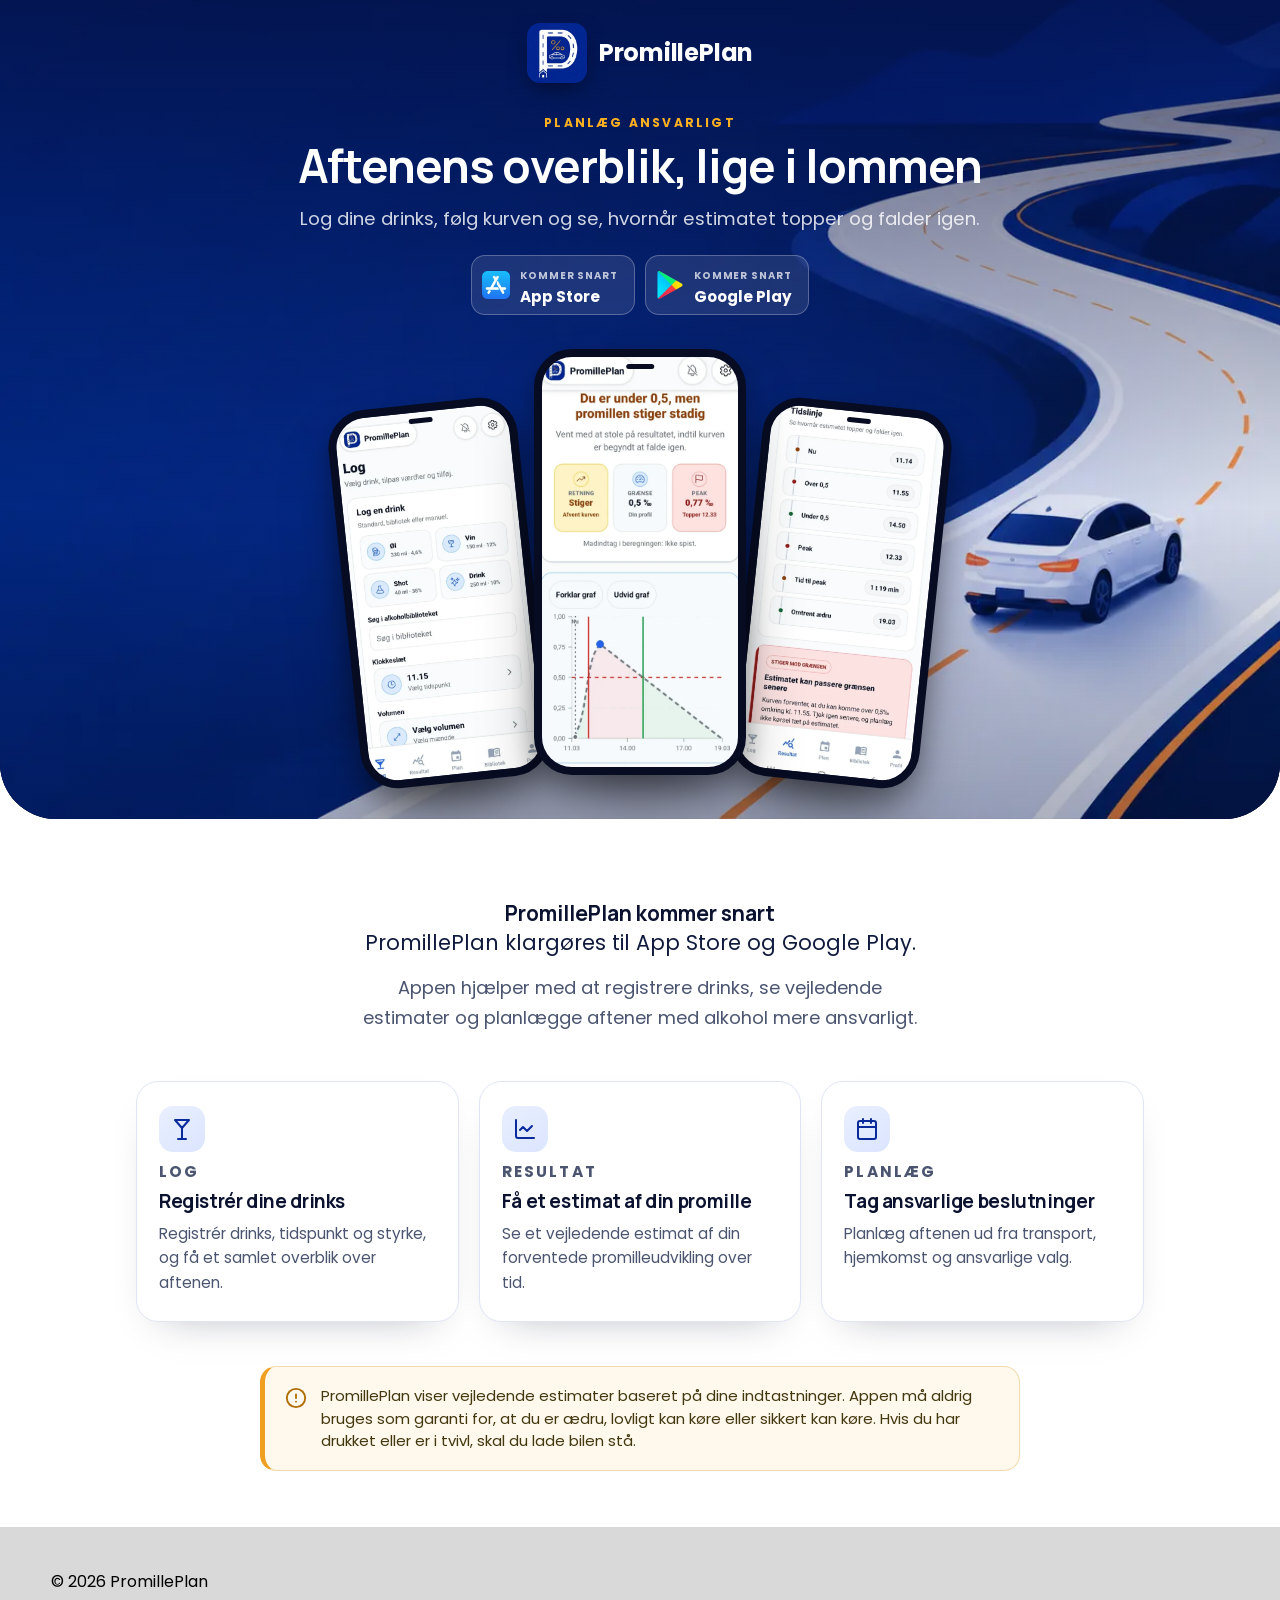
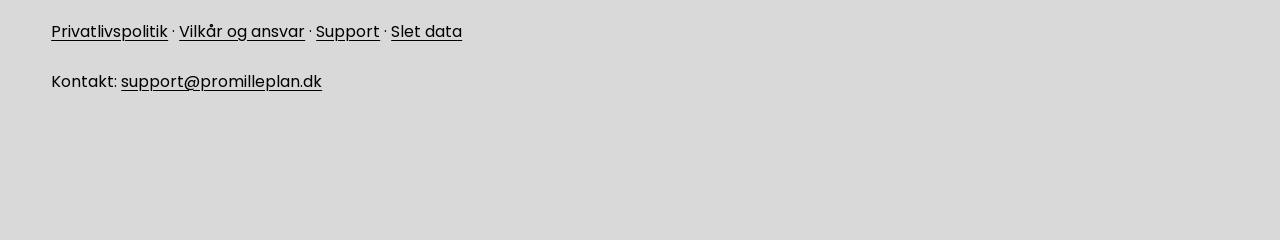
<file: index.html>
<!doctype html>
<html xmlns:og="http://opengraphprotocol.org/schema/" xmlns:fb="http://www.facebook.com/2008/fbml" lang="da-DK"  >
  <head>
    <meta http-equiv="X-UA-Compatible" content="IE=edge,chrome=1">
    <meta name="viewport" content="width=device-width, initial-scale=1">
    <!-- This is Squarespace. --><!-- calliope-icosahedron-nxax -->
<base href="">
<meta charset="utf-8" />
<title>PromillePlan</title>
<meta http-equiv="Accept-CH" content="Sec-CH-UA-Platform-Version, Sec-CH-UA-Model" /><link rel="icon" href="favicon.ico" sizes="any">
<link rel="icon" type="image/png" sizes="32x32" href="favicon-32.png">
<link rel="apple-touch-icon" href="apple-touch-icon.png">
<link rel="canonical" href="https://promilleplan.dk"/>
<meta property="og:site_name" content="PromillePlan"/>
<meta property="og:title" content="PromillePlan"/>
<meta property="og:url" content="https://promilleplan.dk"/>
<meta property="og:type" content="website"/>
<meta property="og:image" content="https://promilleplan.dk/assets/static1.squarespace.com/static/6a412da65e159f7821be92b2/t/6a4bfb778d2fcd29fa2333ba/1783364471261/d97d319b-d6d3-41fd-9373-8e34f8f935ba__format-1500w.jpeg"/>
<meta property="og:image:width" content="1500"/>
<meta property="og:image:height" content="1000"/>
<meta itemprop="name" content="PromillePlan"/>
<meta itemprop="url" content="https://promilleplan.dk"/>
<meta itemprop="thumbnailUrl" content="https://promilleplan.dk/assets/static1.squarespace.com/static/6a412da65e159f7821be92b2/t/6a4bfb778d2fcd29fa2333ba/1783364471261/d97d319b-d6d3-41fd-9373-8e34f8f935ba__format-1500w.jpeg"/>
<link rel="image_src" href="https://promilleplan.dk/assets/static1.squarespace.com/static/6a412da65e159f7821be92b2/t/6a4bfb778d2fcd29fa2333ba/1783364471261/d97d319b-d6d3-41fd-9373-8e34f8f935ba__format-1500w.jpeg" />
<meta itemprop="image" content="assets/static1.squarespace.com/static/6a412da65e159f7821be92b2/t/6a4bfb778d2fcd29fa2333ba/1783364471261/d97d319b-d6d3-41fd-9373-8e34f8f935ba__format-1500w.jpeg"/>
<meta name="twitter:title" content="PromillePlan"/>
<meta name="twitter:image" content="https://promilleplan.dk/assets/static1.squarespace.com/static/6a412da65e159f7821be92b2/t/6a4bfb778d2fcd29fa2333ba/1783364471261/d97d319b-d6d3-41fd-9373-8e34f8f935ba__format-1500w.jpeg"/>
<meta name="twitter:url" content="https://promilleplan.dk"/>
<meta name="twitter:card" content="summary"/>
<meta name="description" content="" />
<style data-sqsp-font-ids="6a3139e4691a2d058d1a1be6,6a3137d3494e3c6626e63abc">
/* latin */
@font-face {
  font-family: 'Poppins';
  font-style: normal;
  font-weight: 700;
  font-display: swap;
  src: url('assets/file.squarespace-cdn.com/content/v2/namespaces/fonts/libraries/sqsp/assets/95402d3d-cf4f-4ff3-b652-fa1bddbe79de/latin.woff2') format('woff2');
  unicode-range: U+0000-00FF, U+0131, U+0152-0153, U+02BB-02BC, U+02C6, U+02DA, U+02DC, U+0304, U+0308, U+0329, U+2000-206F, U+20AC, U+2122, U+2191, U+2193, U+2212, U+2215, U+FEFF, U+FFFD;
}
/* devanagari */
@font-face {
  font-family: 'Poppins';
  font-style: normal;
  font-weight: 700;
  font-display: swap;
  src: url('assets/file.squarespace-cdn.com/content/v2/namespaces/fonts/libraries/sqsp/assets/31f2dfaf-de1e-40ab-ac18-8641e6ac98d0/devanagari.woff2') format('woff2');
  unicode-range: U+0900-097F, U+1CD0-1CF9, U+200C-200D, U+20A8, U+20B9, U+20F0, U+25CC, U+A830-A839, U+A8E0-A8FF, U+11B00-11B09;
}
/* latin-ext */
@font-face {
  font-family: 'Poppins';
  font-style: normal;
  font-weight: 700;
  font-display: swap;
  src: url('assets/file.squarespace-cdn.com/content/v2/namespaces/fonts/libraries/sqsp/assets/ab5cf469-e78c-4791-92a2-a2e360e24c1d/latin-ext.woff2') format('woff2');
  unicode-range: U+0100-02BA, U+02BD-02C5, U+02C7-02CC, U+02CE-02D7, U+02DD-02FF, U+0304, U+0308, U+0329, U+1D00-1DBF, U+1E00-1E9F, U+1EF2-1EFF, U+2020, U+20A0-20AB, U+20AD-20C0, U+2113, U+2C60-2C7F, U+A720-A7FF;
}
/* latin */
@font-face {
  font-family: 'Manrope';
  font-style: normal;
  font-weight: 500;
  font-display: swap;
  src: url('assets/file.squarespace-cdn.com/content/v2/namespaces/fonts/libraries/sqsp/assets/01320e30-4bf6-4eca-8ac6-768b9927c6a9/latin.woff2') format('woff2');
  unicode-range: U+0000-00FF, U+0131, U+0152-0153, U+02BB-02BC, U+02C6, U+02DA, U+02DC, U+0304, U+0308, U+0329, U+2000-206F, U+20AC, U+2122, U+2191, U+2193, U+2212, U+2215, U+FEFF, U+FFFD;
}
/* vietnamese */
@font-face {
  font-family: 'Manrope';
  font-style: normal;
  font-weight: 500;
  font-display: swap;
  src: url('assets/file.squarespace-cdn.com/content/v2/namespaces/fonts/libraries/sqsp/assets/c240fcf3-5690-4097-9cd6-2295e481d559/vietnamese.woff2') format('woff2');
  unicode-range: U+0102-0103, U+0110-0111, U+0128-0129, U+0168-0169, U+01A0-01A1, U+01AF-01B0, U+0300-0301, U+0303-0304, U+0308-0309, U+0323, U+0329, U+1EA0-1EF9, U+20AB;
}
/* cyrillic-ext */
@font-face {
  font-family: 'Manrope';
  font-style: normal;
  font-weight: 500;
  font-display: swap;
  src: url('assets/file.squarespace-cdn.com/content/v2/namespaces/fonts/libraries/sqsp/assets/09a2c607-fe28-425b-aa2d-9a7b64daff39/cyrillic-ext.woff2') format('woff2');
  unicode-range: U+0460-052F, U+1C80-1C8A, U+20B4, U+2DE0-2DFF, U+A640-A69F, U+FE2E-FE2F;
}
/* greek */
@font-face {
  font-family: 'Manrope';
  font-style: normal;
  font-weight: 500;
  font-display: swap;
  src: url('assets/file.squarespace-cdn.com/content/v2/namespaces/fonts/libraries/sqsp/assets/58939b86-e6d5-481e-a361-5e62b8be01c1/greek.woff2') format('woff2');
  unicode-range: U+0370-0377, U+037A-037F, U+0384-038A, U+038C, U+038E-03A1, U+03A3-03FF;
}
/* cyrillic */
@font-face {
  font-family: 'Manrope';
  font-style: normal;
  font-weight: 500;
  font-display: swap;
  src: url('assets/file.squarespace-cdn.com/content/v2/namespaces/fonts/libraries/sqsp/assets/494faa42-b773-4ba6-9b8d-9b37842713ca/cyrillic.woff2') format('woff2');
  unicode-range: U+0301, U+0400-045F, U+0490-0491, U+04B0-04B1, U+2116;
}
/* latin-ext */
@font-face {
  font-family: 'Manrope';
  font-style: normal;
  font-weight: 500;
  font-display: swap;
  src: url('assets/file.squarespace-cdn.com/content/v2/namespaces/fonts/libraries/sqsp/assets/0d5f4812-4d7d-4576-9468-aaee1fd4be34/latin-ext.woff2') format('woff2');
  unicode-range: U+0100-02BA, U+02BD-02C5, U+02C7-02CC, U+02CE-02D7, U+02DD-02FF, U+0304, U+0308, U+0329, U+1D00-1DBF, U+1E00-1E9F, U+1EF2-1EFF, U+2020, U+20A0-20AB, U+20AD-20C0, U+2113, U+2C60-2C7F, U+A720-A7FF;
}
/* latin-ext */
@font-face {
  font-family: 'Poppins';
  font-style: italic;
  font-weight: 400;
  font-display: swap;
  src: url('assets/file.squarespace-cdn.com/content/v2/namespaces/fonts/libraries/sqsp/assets/28866714-3a03-4fde-b82e-bcffd944752e/latin-ext.woff2') format('woff2');
  unicode-range: U+0100-02BA, U+02BD-02C5, U+02C7-02CC, U+02CE-02D7, U+02DD-02FF, U+0304, U+0308, U+0329, U+1D00-1DBF, U+1E00-1E9F, U+1EF2-1EFF, U+2020, U+20A0-20AB, U+20AD-20C0, U+2113, U+2C60-2C7F, U+A720-A7FF;
}
/* latin */
@font-face {
  font-family: 'Poppins';
  font-style: italic;
  font-weight: 400;
  font-display: swap;
  src: url('assets/file.squarespace-cdn.com/content/v2/namespaces/fonts/libraries/sqsp/assets/ab6b1da4-72e3-4abf-a176-e7a8a24b53d1/latin.woff2') format('woff2');
  unicode-range: U+0000-00FF, U+0131, U+0152-0153, U+02BB-02BC, U+02C6, U+02DA, U+02DC, U+0304, U+0308, U+0329, U+2000-206F, U+20AC, U+2122, U+2191, U+2193, U+2212, U+2215, U+FEFF, U+FFFD;
}
/* devanagari */
@font-face {
  font-family: 'Poppins';
  font-style: italic;
  font-weight: 400;
  font-display: swap;
  src: url('assets/file.squarespace-cdn.com/content/v2/namespaces/fonts/libraries/sqsp/assets/7d30df3b-ed0a-4cdd-824a-b3c7e5e49f0d/devanagari.woff2') format('woff2');
  unicode-range: U+0900-097F, U+1CD0-1CF9, U+200C-200D, U+20A8, U+20B9, U+20F0, U+25CC, U+A830-A839, U+A8E0-A8FF, U+11B00-11B09;
}
/* cyrillic-ext */
@font-face {
  font-family: 'Manrope';
  font-style: normal;
  font-weight: 700;
  font-display: swap;
  src: url('assets/file.squarespace-cdn.com/content/v2/namespaces/fonts/libraries/sqsp/assets/1ea04a7d-9d50-40eb-8889-89e7a997c48b/cyrillic-ext.woff2') format('woff2');
  unicode-range: U+0460-052F, U+1C80-1C8A, U+20B4, U+2DE0-2DFF, U+A640-A69F, U+FE2E-FE2F;
}
/* greek */
@font-face {
  font-family: 'Manrope';
  font-style: normal;
  font-weight: 700;
  font-display: swap;
  src: url('assets/file.squarespace-cdn.com/content/v2/namespaces/fonts/libraries/sqsp/assets/0f0515d8-7fda-4fb7-9750-d5d8ee499e38/greek.woff2') format('woff2');
  unicode-range: U+0370-0377, U+037A-037F, U+0384-038A, U+038C, U+038E-03A1, U+03A3-03FF;
}
/* cyrillic */
@font-face {
  font-family: 'Manrope';
  font-style: normal;
  font-weight: 700;
  font-display: swap;
  src: url('assets/file.squarespace-cdn.com/content/v2/namespaces/fonts/libraries/sqsp/assets/66dde975-4bb9-47c1-8f6b-2220cf3bb06d/cyrillic.woff2') format('woff2');
  unicode-range: U+0301, U+0400-045F, U+0490-0491, U+04B0-04B1, U+2116;
}
/* latin */
@font-face {
  font-family: 'Manrope';
  font-style: normal;
  font-weight: 700;
  font-display: swap;
  src: url('assets/file.squarespace-cdn.com/content/v2/namespaces/fonts/libraries/sqsp/assets/99dd7d2a-e2aa-4dc5-a25f-1bab59dfff1a/latin.woff2') format('woff2');
  unicode-range: U+0000-00FF, U+0131, U+0152-0153, U+02BB-02BC, U+02C6, U+02DA, U+02DC, U+0304, U+0308, U+0329, U+2000-206F, U+20AC, U+2122, U+2191, U+2193, U+2212, U+2215, U+FEFF, U+FFFD;
}
/* latin-ext */
@font-face {
  font-family: 'Manrope';
  font-style: normal;
  font-weight: 700;
  font-display: swap;
  src: url('assets/file.squarespace-cdn.com/content/v2/namespaces/fonts/libraries/sqsp/assets/33d80dff-9844-4e8d-a1fc-63c9a3323a8c/latin-ext.woff2') format('woff2');
  unicode-range: U+0100-02BA, U+02BD-02C5, U+02C7-02CC, U+02CE-02D7, U+02DD-02FF, U+0304, U+0308, U+0329, U+1D00-1DBF, U+1E00-1E9F, U+1EF2-1EFF, U+2020, U+20A0-20AB, U+20AD-20C0, U+2113, U+2C60-2C7F, U+A720-A7FF;
}
/* vietnamese */
@font-face {
  font-family: 'Manrope';
  font-style: normal;
  font-weight: 700;
  font-display: swap;
  src: url('assets/file.squarespace-cdn.com/content/v2/namespaces/fonts/libraries/sqsp/assets/51449cd1-6c79-4f03-94fc-5feecddf74ee/vietnamese.woff2') format('woff2');
  unicode-range: U+0102-0103, U+0110-0111, U+0128-0129, U+0168-0169, U+01A0-01A1, U+01AF-01B0, U+0300-0301, U+0303-0304, U+0308-0309, U+0323, U+0329, U+1EA0-1EF9, U+20AB;
}
/* latin-ext */
@font-face {
  font-family: 'Poppins';
  font-style: normal;
  font-weight: 400;
  font-display: swap;
  src: url('assets/file.squarespace-cdn.com/content/v2/namespaces/fonts/libraries/sqsp/assets/d03c0883-8248-47bf-9fa3-437f8474b0b7/latin-ext.woff2') format('woff2');
  unicode-range: U+0100-02BA, U+02BD-02C5, U+02C7-02CC, U+02CE-02D7, U+02DD-02FF, U+0304, U+0308, U+0329, U+1D00-1DBF, U+1E00-1E9F, U+1EF2-1EFF, U+2020, U+20A0-20AB, U+20AD-20C0, U+2113, U+2C60-2C7F, U+A720-A7FF;
}
/* latin */
@font-face {
  font-family: 'Poppins';
  font-style: normal;
  font-weight: 400;
  font-display: swap;
  src: url('assets/file.squarespace-cdn.com/content/v2/namespaces/fonts/libraries/sqsp/assets/da0c3c0d-458f-46e2-9c64-bac004d4e8c1/latin.woff2') format('woff2');
  unicode-range: U+0000-00FF, U+0131, U+0152-0153, U+02BB-02BC, U+02C6, U+02DA, U+02DC, U+0304, U+0308, U+0329, U+2000-206F, U+20AC, U+2122, U+2191, U+2193, U+2212, U+2215, U+FEFF, U+FFFD;
}
/* devanagari */
@font-face {
  font-family: 'Poppins';
  font-style: normal;
  font-weight: 400;
  font-display: swap;
  src: url('assets/file.squarespace-cdn.com/content/v2/namespaces/fonts/libraries/sqsp/assets/7050a57e-968a-4317-a487-11e4374878d9/devanagari.woff2') format('woff2');
  unicode-range: U+0900-097F, U+1CD0-1CF9, U+200C-200D, U+20A8, U+20B9, U+20F0, U+25CC, U+A830-A839, U+A8E0-A8FF, U+11B00-11B09;
}
/* latin-ext */
@font-face {
  font-family: 'Poppins';
  font-style: italic;
  font-weight: 700;
  font-display: swap;
  src: url('assets/file.squarespace-cdn.com/content/v2/namespaces/fonts/libraries/sqsp/assets/e5441b3f-475c-4dd0-815e-d1493a6eef24/latin-ext.woff2') format('woff2');
  unicode-range: U+0100-02BA, U+02BD-02C5, U+02C7-02CC, U+02CE-02D7, U+02DD-02FF, U+0304, U+0308, U+0329, U+1D00-1DBF, U+1E00-1E9F, U+1EF2-1EFF, U+2020, U+20A0-20AB, U+20AD-20C0, U+2113, U+2C60-2C7F, U+A720-A7FF;
}
/* devanagari */
@font-face {
  font-family: 'Poppins';
  font-style: italic;
  font-weight: 700;
  font-display: swap;
  src: url('assets/file.squarespace-cdn.com/content/v2/namespaces/fonts/libraries/sqsp/assets/e364ec28-4783-442b-b46f-59d33a99dd2c/devanagari.woff2') format('woff2');
  unicode-range: U+0900-097F, U+1CD0-1CF9, U+200C-200D, U+20A8, U+20B9, U+20F0, U+25CC, U+A830-A839, U+A8E0-A8FF, U+11B00-11B09;
}
/* latin */
@font-face {
  font-family: 'Poppins';
  font-style: italic;
  font-weight: 700;
  font-display: swap;
  src: url('assets/file.squarespace-cdn.com/content/v2/namespaces/fonts/libraries/sqsp/assets/67451c8f-d5ad-40d0-a48b-1e842ade5679/latin.woff2') format('woff2');
  unicode-range: U+0000-00FF, U+0131, U+0152-0153, U+02BB-02BC, U+02C6, U+02DA, U+02DC, U+0304, U+0308, U+0329, U+2000-206F, U+20AC, U+2122, U+2191, U+2193, U+2212, U+2215, U+FEFF, U+FFFD;
}
</style><link rel="stylesheet" type="text/css" href="assets/assets.squarespace.com/universal/styles-compressed/user-account-core-d41f57a422ad300c-min.da-DK.css"><link rel="stylesheet" type="text/css" href="assets/definitions.sqspcdn.com/website-component-definition/static-assets/website.components.imageFluid/f336fc9a-f363-4ee0-b3b1-175df66233f3_908/website.components.imageFluid.styles.css"/><link rel="stylesheet" type="text/css" href="assets/definitions.sqspcdn.com/website-component-definition/static-assets/website.components.horizontalrule/efc263d9-c07d-4f5c-8ceb-ae2e331f2564_288/website.components.horizontalrule.styles.css"/><link rel="stylesheet" type="text/css" href="assets/definitions.sqspcdn.com/website-component-definition/static-assets/website.components.html/a775c378-4b05-4d56-a311-b3384c6a8ee0_921/website.components.html.styles.css"/><script type="application/ld+json">{"url":"https://promilleplan.dk","name":"PromillePlan","description":"","image":"https://promilleplan.dk/assets/images.squarespace-cdn.com/content/v1/6a412da65e159f7821be92b2/373ecef2-a277-4cb0-a7d6-ffd4bd289a40/Billede1.png","@context":"http://schema.org","@type":"WebSite"}</script><link rel="stylesheet" type="text/css" href="assets/static1.squarespace.com/static/versioned-site-css/6a412da65e159f7821be92b2/12/5c5a519771c10ba3470d8101/6a412da65e159f7821be92ba/1826/site__nocustom-true.css"/><link rel="stylesheet" type="text/css" href="assets/static1.squarespace.com/static/vta/5c5a519771c10ba3470d8101/versioned-assets/1789043197505-DAFJD75BBCOTLJ5Z5UA4/static.css"/><script async src="https://www.googletagmanager.com/gtag/js?id=G-PR4M1K4M94"></script><script>window.dataLayer = window.dataLayer || [];function gtag(){dataLayer.push(arguments);}gtag('js', new Date());gtag('set', 'developer_id.dZjQwMz', true);gtag('config', 'G-PR4M1K4M94');</script><!-- End of Squarespace Headers -->

  <meta name="theme-color" content="#061033" data-pp-home>
</head>

  <body
    id="collection-6a412da65e159f7821be92c9"
    class="
      tweak-blog-alternating-side-by-side-width-full tweak-blog-alternating-side-by-side-image-aspect-ratio-11-square tweak-blog-alternating-side-by-side-text-alignment-left tweak-blog-alternating-side-by-side-read-more-style-show tweak-blog-alternating-side-by-side-image-text-alignment-middle tweak-blog-alternating-side-by-side-delimiter-bullet tweak-blog-alternating-side-by-side-meta-position-top tweak-blog-alternating-side-by-side-primary-meta-categories tweak-blog-alternating-side-by-side-secondary-meta-date tweak-blog-alternating-side-by-side-excerpt-show image-block-poster-text-alignment-center image-block-card-content-position-center image-block-card-text-alignment-left image-block-overlap-content-position-center image-block-overlap-text-alignment-left image-block-collage-content-position-center image-block-collage-text-alignment-left image-block-stack-text-alignment-left form-use-theme-colors form-field-style-outline form-field-shape-square form-field-border-bottom form-field-checkbox-type-button form-field-checkbox-fill-outline form-field-checkbox-color-inverted form-field-checkbox-shape-square form-field-checkbox-layout-fit form-field-radio-type-button form-field-radio-fill-outline form-field-radio-color-inverted form-field-radio-shape-square form-field-radio-layout-fit form-field-survey-fill-outline form-field-survey-color-inverted form-field-survey-shape-square form-field-hover-focus-opacity form-submit-button-style-bar  tweak-global-animations-complexity-level-detailed tweak-global-animations-animation-style-fade tweak-global-animations-animation-type-none tweak-global-animations-animation-curve-ease tweak-blog-masonry-width-full tweak-blog-masonry-text-alignment-left tweak-blog-masonry-primary-meta-categories tweak-blog-masonry-secondary-meta-date tweak-blog-masonry-meta-position-top tweak-blog-masonry-read-more-style-show tweak-blog-masonry-delimiter-space tweak-blog-masonry-image-placement-above tweak-blog-masonry-excerpt-show tweak-portfolio-grid-overlay-width-full tweak-portfolio-grid-overlay-height-large tweak-portfolio-grid-overlay-image-aspect-ratio-11-square tweak-portfolio-grid-overlay-text-placement-center tweak-portfolio-grid-overlay-show-text-after-hover tweak-blog-single-column-width-full tweak-blog-single-column-text-alignment-center tweak-blog-single-column-image-placement-above tweak-blog-single-column-delimiter-bullet tweak-blog-single-column-read-more-style-show tweak-blog-single-column-primary-meta-date tweak-blog-single-column-secondary-meta-categories tweak-blog-single-column-meta-position-top tweak-blog-single-column-content-title-only header-width-full tweak-fixed-header-style-basic tweak-blog-item-width-medium tweak-blog-item-text-alignment-center tweak-blog-item-meta-position-above-title tweak-blog-item-show-categories tweak-blog-item-show-date tweak-blog-item-delimiter-bullet tweak-blog-side-by-side-width-full tweak-blog-side-by-side-image-placement-left tweak-blog-side-by-side-image-aspect-ratio-11-square tweak-blog-side-by-side-primary-meta-categories tweak-blog-side-by-side-secondary-meta-date tweak-blog-side-by-side-meta-position-top tweak-blog-side-by-side-text-alignment-left tweak-blog-side-by-side-image-text-alignment-middle tweak-blog-side-by-side-read-more-style-show tweak-blog-side-by-side-delimiter-bullet tweak-blog-side-by-side-excerpt-show primary-button-style-solid primary-button-shape-pill secondary-button-style-outline secondary-button-shape-pill tertiary-button-style-outline tertiary-button-shape-square tweak-events-stacked-width-full tweak-events-stacked-height-large tweak-events-stacked-show-thumbnails tweak-events-stacked-thumbnail-size-32-standard tweak-events-stacked-date-style-with-text tweak-events-stacked-show-time tweak-events-stacked-show-location tweak-events-stacked-show-excerpt tweak-blog-basic-grid-width-inset tweak-blog-basic-grid-image-aspect-ratio-32-standard tweak-blog-basic-grid-text-alignment-left tweak-blog-basic-grid-delimiter-bullet tweak-blog-basic-grid-image-placement-above tweak-blog-basic-grid-read-more-style-show tweak-blog-basic-grid-primary-meta-date tweak-blog-basic-grid-secondary-meta-categories tweak-blog-basic-grid-excerpt-show tweak-portfolio-grid-basic-width-full tweak-portfolio-grid-basic-height-large tweak-portfolio-grid-basic-image-aspect-ratio-11-square tweak-portfolio-grid-basic-text-alignment-left tweak-portfolio-grid-basic-hover-effect-fade header-overlay-alignment-center tweak-portfolio-index-background-link-format-stacked tweak-portfolio-index-background-width-full tweak-portfolio-index-background-height-large tweak-portfolio-index-background-vertical-alignment-middle tweak-portfolio-index-background-horizontal-alignment-center tweak-portfolio-index-background-delimiter-none tweak-portfolio-index-background-animation-type-fade tweak-portfolio-index-background-animation-duration-medium tweak-portfolio-hover-follow-layout-inline tweak-portfolio-hover-follow-delimiter-bullet tweak-portfolio-hover-follow-animation-type-fade tweak-portfolio-hover-follow-animation-duration-fast tweak-portfolio-hover-static-layout-inline tweak-portfolio-hover-static-front tweak-portfolio-hover-static-delimiter-hyphen tweak-portfolio-hover-static-animation-type-fade tweak-portfolio-hover-static-animation-duration-fast hide-opentable-icons opentable-style-dark tweak-product-quick-view-button-style-floating tweak-product-quick-view-button-position-bottom tweak-product-quick-view-lightbox-excerpt-display-truncate tweak-product-quick-view-lightbox-show-arrows tweak-product-quick-view-lightbox-show-close-button tweak-product-quick-view-lightbox-controls-weight-light native-currency-code-dkk collection-6a412da65e159f7821be92c9 collection-type-page collection-layout-default homepage mobile-style-available sqs-seven-one

    "
    tabindex="-1"
  >
    <div
      id="siteWrapper"
      class="clearfix site-wrapper"
    >

        <div id="floatingCart" class="floating-cart hidden">
          <a href="/cart" class="icon icon--stroke icon--fill icon--cart sqs-custom-cart">
            <span class="Cart-inner">

  <svg class="icon icon--cart" width="61" height="49" viewBox="0 0 61 49">
  <path fill-rule="evenodd" clip-rule="evenodd" d="M0.5 2C0.5 1.17157 1.17157 0.5 2 0.5H13.6362C14.3878 0.5 15.0234 1.05632 15.123 1.80135L16.431 11.5916H59C59.5122 11.5916 59.989 11.8529 60.2645 12.2847C60.54 12.7165 60.5762 13.2591 60.3604 13.7236L50.182 35.632C49.9361 36.1614 49.4054 36.5 48.8217 36.5H18.0453C17.2937 36.5 16.6581 35.9437 16.5585 35.1987L12.3233 3.5H2C1.17157 3.5 0.5 2.82843 0.5 2ZM16.8319 14.5916L19.3582 33.5H47.8646L56.6491 14.5916H16.8319Z" />
  <path d="M18.589 35H49.7083L60 13H16L18.589 35Z" />
  <path d="M21 49C23.2091 49 25 47.2091 25 45C25 42.7909 23.2091 41 21 41C18.7909 41 17 42.7909 17 45C17 47.2091 18.7909 49 21 49Z" />
  <path d="M45 49C47.2091 49 49 47.2091 49 45C49 42.7909 47.2091 41 45 41C42.7909 41 41 42.7909 41 45C41 47.2091 42.7909 49 45 49Z" />
</svg>

              <div class="legacy-cart icon-cart-quantity">
                <span class="sqs-cart-quantity">0</span>
              </div>
            </span>
          </a>
        </div>

  <header
    data-test="header"
    id="header"

    class="

      header theme-col--primary
    "
    data-section-theme=""
    data-controller="Header"
    data-current-styles="{
&quot;layout&quot;: &quot;navCenter&quot;,
&quot;action&quot;: {
&quot;href&quot;: &quot;/donate&quot;,
&quot;buttonText&quot;: &quot;Donate&quot;,
&quot;newWindow&quot;: false
},
&quot;showSocial&quot;: false,
&quot;socialOptions&quot;: {
&quot;socialBorderShape&quot;: &quot;none&quot;,
&quot;socialBorderStyle&quot;: &quot;outline&quot;,
&quot;socialBorderThickness&quot;: {
&quot;unit&quot;: &quot;px&quot;,
&quot;value&quot;: 1.0
}
},
&quot;menuOverlayAnimation&quot;: &quot;fade&quot;,
&quot;cartStyle&quot;: &quot;cart&quot;,
&quot;cartText&quot;: &quot;Cart&quot;,
&quot;showEmptyCartState&quot;: true,
&quot;cartOptions&quot;: {
&quot;iconType&quot;: &quot;solid-7&quot;,
&quot;cartBorderShape&quot;: &quot;none&quot;,
&quot;cartBorderStyle&quot;: &quot;outline&quot;,
&quot;cartBorderThickness&quot;: {
&quot;unit&quot;: &quot;px&quot;,
&quot;value&quot;: 1.0
}
},
&quot;showButton&quot;: false,
&quot;showCart&quot;: false,
&quot;showAccountLogin&quot;: false,
&quot;headerStyle&quot;: &quot;gradient&quot;,
&quot;languagePicker&quot;: {
&quot;enabled&quot;: false,
&quot;iconEnabled&quot;: false,
&quot;iconType&quot;: &quot;globe&quot;,
&quot;flagShape&quot;: &quot;shiny&quot;,
&quot;languageFlags&quot;: [ ]
},
&quot;iconOptions&quot;: {
&quot;desktopDropdownIconOptions&quot;: {
&quot;size&quot;: {
&quot;unit&quot;: &quot;em&quot;,
&quot;value&quot;: 1.0
},
&quot;iconSpacing&quot;: {
&quot;unit&quot;: &quot;em&quot;,
&quot;value&quot;: 0.35
},
&quot;strokeWidth&quot;: {
&quot;unit&quot;: &quot;px&quot;,
&quot;value&quot;: 1.0
},
&quot;endcapType&quot;: &quot;square&quot;,
&quot;folderDropdownIcon&quot;: &quot;none&quot;,
&quot;languagePickerIcon&quot;: &quot;openArrowHead&quot;
},
&quot;mobileDropdownIconOptions&quot;: {
&quot;size&quot;: {
&quot;unit&quot;: &quot;em&quot;,
&quot;value&quot;: 1.0
},
&quot;iconSpacing&quot;: {
&quot;unit&quot;: &quot;em&quot;,
&quot;value&quot;: 0.15
},
&quot;strokeWidth&quot;: {
&quot;unit&quot;: &quot;px&quot;,
&quot;value&quot;: 0.5
},
&quot;endcapType&quot;: &quot;square&quot;,
&quot;folderDropdownIcon&quot;: &quot;openArrowHead&quot;,
&quot;languagePickerIcon&quot;: &quot;openArrowHead&quot;
}
},
&quot;mobileOptions&quot;: {
&quot;layout&quot;: &quot;logoLeftNavRight&quot;,
&quot;menuIconOptions&quot;: {
&quot;style&quot;: &quot;doubleLineHamburger&quot;,
&quot;thickness&quot;: {
&quot;unit&quot;: &quot;px&quot;,
&quot;value&quot;: 1.0
}
}
},
&quot;solidOptions&quot;: {
&quot;headerOpacity&quot;: {
&quot;unit&quot;: &quot;%&quot;,
&quot;value&quot;: 0.0
},
&quot;blurBackground&quot;: {
&quot;enabled&quot;: false,
&quot;blurRadius&quot;: {
&quot;unit&quot;: &quot;px&quot;,
&quot;value&quot;: 12.0
}
},
&quot;backgroundColor&quot;: {
&quot;type&quot;: &quot;SITE_PALETTE_COLOR&quot;,
&quot;sitePaletteColor&quot;: {
&quot;colorName&quot;: &quot;white&quot;,
&quot;alphaModifier&quot;: 1.0
}
},
&quot;navigationColor&quot;: {
&quot;type&quot;: &quot;SITE_PALETTE_COLOR&quot;,
&quot;sitePaletteColor&quot;: {
&quot;colorName&quot;: &quot;black&quot;,
&quot;alphaModifier&quot;: 1.0
}
}
},
&quot;gradientOptions&quot;: {
&quot;gradientType&quot;: &quot;faded&quot;,
&quot;headerOpacity&quot;: {
&quot;unit&quot;: &quot;%&quot;,
&quot;value&quot;: 22.0
},
&quot;blurBackground&quot;: {
&quot;enabled&quot;: true,
&quot;blurRadius&quot;: {
&quot;unit&quot;: &quot;px&quot;,
&quot;value&quot;: 16.0
}
},
&quot;backgroundColor&quot;: {
&quot;type&quot;: &quot;SITE_PALETTE_COLOR&quot;,
&quot;sitePaletteColor&quot;: {
&quot;colorName&quot;: &quot;darkAccent&quot;,
&quot;alphaModifier&quot;: 1.0
}
},
&quot;navigationColor&quot;: {
&quot;type&quot;: &quot;SITE_PALETTE_COLOR&quot;,
&quot;sitePaletteColor&quot;: {
&quot;colorName&quot;: &quot;black&quot;,
&quot;alphaModifier&quot;: 1.0
}
}
},
&quot;dropShadowOptions&quot;: {
&quot;enabled&quot;: false,
&quot;blur&quot;: {
&quot;unit&quot;: &quot;px&quot;,
&quot;value&quot;: 12.0
},
&quot;spread&quot;: {
&quot;unit&quot;: &quot;px&quot;,
&quot;value&quot;: 0.0
},
&quot;distance&quot;: {
&quot;unit&quot;: &quot;px&quot;,
&quot;value&quot;: 12.0
}
},
&quot;borderOptions&quot;: {
&quot;enabled&quot;: true,
&quot;position&quot;: &quot;allSides&quot;,
&quot;thickness&quot;: {
&quot;unit&quot;: &quot;px&quot;,
&quot;value&quot;: 0.0
},
&quot;color&quot;: {
&quot;type&quot;: &quot;SITE_PALETTE_COLOR&quot;,
&quot;sitePaletteColor&quot;: {
&quot;colorName&quot;: &quot;black&quot;,
&quot;alphaModifier&quot;: 1.0
}
}
},
&quot;showPromotedElement&quot;: false,
&quot;buttonVariant&quot;: &quot;primary&quot;,
&quot;blurBackground&quot;: {
&quot;enabled&quot;: false,
&quot;blurRadius&quot;: {
&quot;unit&quot;: &quot;px&quot;,
&quot;value&quot;: 12.0
}
},
&quot;headerOpacity&quot;: {
&quot;unit&quot;: &quot;%&quot;,
&quot;value&quot;: 100.0
}
}"
    data-section-id="header"
    data-header-style="gradient"
    data-language-picker="{
&quot;enabled&quot;: false,
&quot;iconEnabled&quot;: false,
&quot;iconType&quot;: &quot;globe&quot;,
&quot;flagShape&quot;: &quot;shiny&quot;,
&quot;languageFlags&quot;: [ ]
}"

    data-first-focusable-element
    tabindex="-1"
    style="

        --headerBorderColor: hsla(var(--black-hsl), 1);

        --solidHeaderBackgroundColor: hsla(var(--white-hsl), 1);

        --solidHeaderNavigationColor: hsla(var(--black-hsl), 1);

        --gradientHeaderBackgroundColor: hsla(var(--darkAccent-hsl), 1);

        --gradientHeaderNavigationColor: hsla(var(--black-hsl), 1);

    "
  >
    <svg  style="display:none" viewBox="0 0 22 22" xmlns="http://www.w3.org/2000/svg">
  <symbol id="circle" >
    <path d="M11.5 17C14.5376 17 17 14.5376 17 11.5C17 8.46243 14.5376 6 11.5 6C8.46243 6 6 8.46243 6 11.5C6 14.5376 8.46243 17 11.5 17Z" fill="none" />
  </symbol>

  <symbol id="circleFilled" >
    <path d="M11.5 17C14.5376 17 17 14.5376 17 11.5C17 8.46243 14.5376 6 11.5 6C8.46243 6 6 8.46243 6 11.5C6 14.5376 8.46243 17 11.5 17Z" />
  </symbol>

  <symbol id="dash" >
    <path d="M11 11H19H3" />
  </symbol>

  <symbol id="squareFilled" >
    <rect x="6" y="6" width="11" height="11" />
  </symbol>

  <symbol id="square" >
    <rect x="7" y="7" width="9" height="9" fill="none" stroke="inherit" />
  </symbol>

  <symbol id="plus" >
    <path d="M11 3V19" />
    <path d="M19 11L3 11"/>
  </symbol>

  <symbol id="closedArrow" >
    <path d="M11 11V2M11 18.1797L17 11.1477L5 11.1477L11 18.1797Z" fill="none" />
  </symbol>

  <symbol id="closedArrowFilled" >
    <path d="M11 11L11 2" stroke="inherit" fill="none"  />
    <path fill-rule="evenodd" clip-rule="evenodd" d="M2.74695 9.38428L19.038 9.38428L10.8925 19.0846L2.74695 9.38428Z" stroke-width="1" />
  </symbol>

  <symbol id="closedArrowHead" viewBox="0 0 22 22"  xmlns="http://www.w3.org/2000/symbol">
    <path d="M18 7L11 15L4 7L18 7Z" fill="none" stroke="inherit" />
  </symbol>

  <symbol id="closedArrowHeadFilled" viewBox="0 0 22 22"  xmlns="http://www.w3.org/2000/symbol">
    <path d="M18.875 6.5L11 15.5L3.125 6.5L18.875 6.5Z" />
  </symbol>

  <symbol id="openArrow" >
    <path d="M11 18.3591L11 3" stroke="inherit" fill="none"  />
    <path d="M18 11.5L11 18.5L4 11.5" stroke="inherit" fill="none"  />
  </symbol>

  <symbol id="openArrowHead" >
    <path d="M18 7L11 14L4 7" fill="none" />
  </symbol>

  <symbol id="pinchedArrow" >
    <path d="M11 17.3591L11 2" fill="none" />
    <path d="M2 11C5.85455 12.2308 8.81818 14.9038 11 18C13.1818 14.8269 16.1455 12.1538 20 11" fill="none" />
  </symbol>

  <symbol id="pinchedArrowFilled" >
    <path d="M11.05 10.4894C7.04096 8.73759 1.05005 8 1.05005 8C6.20459 11.3191 9.41368 14.1773 11.05 21C12.6864 14.0851 15.8955 11.227 21.05 8C21.05 8 15.0591 8.73759 11.05 10.4894Z" stroke-width="1"/>
    <path d="M11 11L11 1" fill="none"/>
  </symbol>

  <symbol id="pinchedArrowHead" >
    <path d="M2 7.24091C5.85455 8.40454 8.81818 10.9318 11 13.8591C13.1818 10.8591 16.1455 8.33181 20 7.24091"  fill="none" />
  </symbol>

  <symbol id="pinchedArrowHeadFilled" >
    <path d="M11.05 7.1591C7.04096 5.60456 1.05005 4.95001 1.05005 4.95001C6.20459 7.89547 9.41368 10.4318 11.05 16.4864C12.6864 10.35 15.8955 7.81365 21.05 4.95001C21.05 4.95001 15.0591 5.60456 11.05 7.1591Z" />
  </symbol>

</svg>

<div class="sqs-announcement-bar-dropzone"></div>

    <div class="header-announcement-bar-wrapper">

      <a
        href="#page"
        class="header-skip-link sqs-button-element--primary"
      >
        Gå til indhold
      </a>

<style>
    @supports (-webkit-backdrop-filter: none) or (backdrop-filter: none) {
        .header-blur-background {

                -webkit-backdrop-filter: blur(16px);
                backdrop-filter: blur(16px);

        }
    }
</style>
      <div
        class="header-border"
        data-header-style="gradient"
        data-header-border="true"
        data-test="header-border"
        style="

    border-width: 0px !important;

"
      ></div>
      <div
        class="header-dropshadow"
        data-header-style="gradient"
        data-header-dropshadow="false"
        data-test="header-dropshadow"
        style=""
      ></div>

        <div  class="header-blur-background" data-test="header-blur-background" >
          <div
            class="header-background-gradient"
            data-header-style="gradient"
            data-gradient-type="faded"
            data-test="header-background-gradient"

            style="opacity: calc(22 * .01)"
          ></div>
        </div>

      <div class='header-inner container--fluid

         header-mobile-layout-logo-left-nav-right

         header-layout-nav-center

        '
        data-test="header-inner"
        >
        <!-- Background -->
        <div class="header-background theme-bg--primary"></div>

        <div class="header-display-desktop" data-content-field="site-title">

            <!-- Social -->

            <!-- Title and nav wrapper -->
            <div class="header-title-nav-wrapper">

                <!-- Title -->

                  <div
 class="
 header-title
 header-title--use-mobile-logo
 "
 data-animation-role="header-element"
                  >

 <div class="header-title-logo">
 <a href="./" data-animation-role="header-element">
 <picture><source media="only screen and (pointer: coarse) and (max-width: 1024px), screen and (max-width: 799px)" srcset="assets/images.squarespace-cdn.com/content/v1/6a412da65e159f7821be92b2/6f772c23-8ebd-4070-a0dd-66b4ba3a32bf/Billede1__format-1500w.png"><source media="only screen and (pointer: coarse) and (min-width: 1025px), screen and (min-width: 800px)" srcset="assets/images.squarespace-cdn.com/content/v1/6a412da65e159f7821be92b2/373ecef2-a277-4cb0-a7d6-ffd4bd289a40/Billede1__format-1500w.png">
<img elementtiming="nbf-header-logo-desktop" src="assets/images.squarespace-cdn.com/content/v1/6a412da65e159f7821be92b2/373ecef2-a277-4cb0-a7d6-ffd4bd289a40/Billede1__format-1500w.png" alt="PromillePlan" style="display:block" fetchpriority="high" loading="eager" decoding="async" data-loader="raw"></picture>

 </a>
 </div>

 <div class="header-mobile-logo">
 <a href="./" data-animation-role="header-element">
 <picture><source media="only screen and (pointer: coarse) and (max-width: 1024px), screen and (max-width: 799px)" srcset="assets/images.squarespace-cdn.com/content/v1/6a412da65e159f7821be92b2/6f772c23-8ebd-4070-a0dd-66b4ba3a32bf/Billede1__format-1500w.png"><source media="only screen and (pointer: coarse) and (min-width: 1025px), screen and (min-width: 800px)" srcset="assets/images.squarespace-cdn.com/content/v1/6a412da65e159f7821be92b2/373ecef2-a277-4cb0-a7d6-ffd4bd289a40/Billede1__format-1500w.png">
<img elementtiming="nbf-header-logo-mobile" src="assets/images.squarespace-cdn.com/content/v1/6a412da65e159f7821be92b2/6f772c23-8ebd-4070-a0dd-66b4ba3a32bf/Billede1__format-1500w.png" alt="PromillePlan" style="display:block" fetchpriority="high" loading="eager" decoding="async" data-loader="raw"></picture>

 </a>
 </div>

                  </div>

                <!-- Nav -->
                <div class="header-nav">
                  <div class="header-nav-wrapper">
 <nav class="header-nav-list">

 </nav>
                  </div>
                </div>

            </div>

            <!-- Actions -->
            <div class="header-actions header-actions--right">

              <div class="showOnMobile">

              </div>

              <div class="showOnDesktop">

              </div>

            </div>

<style>
  .top-bun,
  .patty,
  .bottom-bun {
    height: 1px;
  }
</style>

<!-- Burger -->
<div class="header-burger

  menu-overlay-does-not-have-visible-non-navigation-items

  no-actions

" data-animation-role="header-element">
  <button class="header-burger-btn burger" data-test="header-burger">
    <span hidden class="js-header-burger-open-title visually-hidden">Åbn menu</span>
    <span hidden class="js-header-burger-close-title visually-hidden">Luk menu</span>
    <div class="burger-box">
      <div class="burger-inner header-menu-icon-doubleLineHamburger">
        <div class="top-bun"></div>
        <div class="patty"></div>
        <div class="bottom-bun"></div>
      </div>
    </div>
  </button>
</div>

        </div>
        <div class="header-display-mobile" data-content-field="site-title">

            <!-- Social -->

            <!-- Title and nav wrapper -->
            <div class="header-title-nav-wrapper">

                <!-- Title -->

                  <div
 class="
 header-title
 header-title--use-mobile-logo
 "
 data-animation-role="header-element"
                  >

 <div class="header-title-logo">
 <a href="./" data-animation-role="header-element">
 <picture><source media="only screen and (pointer: coarse) and (max-width: 1024px), screen and (max-width: 799px)" srcset="assets/images.squarespace-cdn.com/content/v1/6a412da65e159f7821be92b2/6f772c23-8ebd-4070-a0dd-66b4ba3a32bf/Billede1__format-1500w.png"><source media="only screen and (pointer: coarse) and (min-width: 1025px), screen and (min-width: 800px)" srcset="assets/images.squarespace-cdn.com/content/v1/6a412da65e159f7821be92b2/373ecef2-a277-4cb0-a7d6-ffd4bd289a40/Billede1__format-1500w.png">
<img elementtiming="nbf-header-logo-desktop" src="assets/images.squarespace-cdn.com/content/v1/6a412da65e159f7821be92b2/373ecef2-a277-4cb0-a7d6-ffd4bd289a40/Billede1__format-1500w.png" alt="PromillePlan" style="display:block" fetchpriority="high" loading="eager" decoding="async" data-loader="raw"></picture>

 </a>
 </div>

 <div class="header-mobile-logo">
 <a href="./" data-animation-role="header-element">
 <picture><source media="only screen and (pointer: coarse) and (max-width: 1024px), screen and (max-width: 799px)" srcset="assets/images.squarespace-cdn.com/content/v1/6a412da65e159f7821be92b2/6f772c23-8ebd-4070-a0dd-66b4ba3a32bf/Billede1__format-1500w.png"><source media="only screen and (pointer: coarse) and (min-width: 1025px), screen and (min-width: 800px)" srcset="assets/images.squarespace-cdn.com/content/v1/6a412da65e159f7821be92b2/373ecef2-a277-4cb0-a7d6-ffd4bd289a40/Billede1__format-1500w.png">
<img elementtiming="nbf-header-logo-mobile" src="assets/images.squarespace-cdn.com/content/v1/6a412da65e159f7821be92b2/6f772c23-8ebd-4070-a0dd-66b4ba3a32bf/Billede1__format-1500w.png" alt="PromillePlan" style="display:block" fetchpriority="high" loading="eager" decoding="async" data-loader="raw"></picture>

 </a>
 </div>

                  </div>

                <!-- Nav -->
                <div class="header-nav">
                  <div class="header-nav-wrapper">
 <nav class="header-nav-list">

 </nav>
                  </div>
                </div>

            </div>

            <!-- Actions -->
            <div class="header-actions header-actions--right">

              <div class="showOnMobile">

              </div>

              <div class="showOnDesktop">

              </div>

            </div>

<style>
  .top-bun,
  .patty,
  .bottom-bun {
    height: 1px;
  }
</style>

<!-- Burger -->
<div class="header-burger

  menu-overlay-does-not-have-visible-non-navigation-items

  no-actions

" data-animation-role="header-element">
  <button class="header-burger-btn burger" data-test="header-burger">
    <span hidden class="js-header-burger-open-title visually-hidden">Åbn menu</span>
    <span hidden class="js-header-burger-close-title visually-hidden">Luk menu</span>
    <div class="burger-box">
      <div class="burger-inner header-menu-icon-doubleLineHamburger">
        <div class="top-bun"></div>
        <div class="patty"></div>
        <div class="bottom-bun"></div>
      </div>
    </div>
  </button>
</div>

        </div>
      </div>
    </div>
    <!-- (Mobile) Menu Navigation -->
    <div class="header-menu header-menu--folder-list

      "
      data-section-theme=""
      data-current-styles="{
&quot;layout&quot;: &quot;navCenter&quot;,
&quot;action&quot;: {
&quot;href&quot;: &quot;/donate&quot;,
&quot;buttonText&quot;: &quot;Donate&quot;,
&quot;newWindow&quot;: false
},
&quot;showSocial&quot;: false,
&quot;socialOptions&quot;: {
&quot;socialBorderShape&quot;: &quot;none&quot;,
&quot;socialBorderStyle&quot;: &quot;outline&quot;,
&quot;socialBorderThickness&quot;: {
&quot;unit&quot;: &quot;px&quot;,
&quot;value&quot;: 1.0
}
},
&quot;menuOverlayAnimation&quot;: &quot;fade&quot;,
&quot;cartStyle&quot;: &quot;cart&quot;,
&quot;cartText&quot;: &quot;Cart&quot;,
&quot;showEmptyCartState&quot;: true,
&quot;cartOptions&quot;: {
&quot;iconType&quot;: &quot;solid-7&quot;,
&quot;cartBorderShape&quot;: &quot;none&quot;,
&quot;cartBorderStyle&quot;: &quot;outline&quot;,
&quot;cartBorderThickness&quot;: {
&quot;unit&quot;: &quot;px&quot;,
&quot;value&quot;: 1.0
}
},
&quot;showButton&quot;: false,
&quot;showCart&quot;: false,
&quot;showAccountLogin&quot;: false,
&quot;headerStyle&quot;: &quot;gradient&quot;,
&quot;languagePicker&quot;: {
&quot;enabled&quot;: false,
&quot;iconEnabled&quot;: false,
&quot;iconType&quot;: &quot;globe&quot;,
&quot;flagShape&quot;: &quot;shiny&quot;,
&quot;languageFlags&quot;: [ ]
},
&quot;iconOptions&quot;: {
&quot;desktopDropdownIconOptions&quot;: {
&quot;size&quot;: {
&quot;unit&quot;: &quot;em&quot;,
&quot;value&quot;: 1.0
},
&quot;iconSpacing&quot;: {
&quot;unit&quot;: &quot;em&quot;,
&quot;value&quot;: 0.35
},
&quot;strokeWidth&quot;: {
&quot;unit&quot;: &quot;px&quot;,
&quot;value&quot;: 1.0
},
&quot;endcapType&quot;: &quot;square&quot;,
&quot;folderDropdownIcon&quot;: &quot;none&quot;,
&quot;languagePickerIcon&quot;: &quot;openArrowHead&quot;
},
&quot;mobileDropdownIconOptions&quot;: {
&quot;size&quot;: {
&quot;unit&quot;: &quot;em&quot;,
&quot;value&quot;: 1.0
},
&quot;iconSpacing&quot;: {
&quot;unit&quot;: &quot;em&quot;,
&quot;value&quot;: 0.15
},
&quot;strokeWidth&quot;: {
&quot;unit&quot;: &quot;px&quot;,
&quot;value&quot;: 0.5
},
&quot;endcapType&quot;: &quot;square&quot;,
&quot;folderDropdownIcon&quot;: &quot;openArrowHead&quot;,
&quot;languagePickerIcon&quot;: &quot;openArrowHead&quot;
}
},
&quot;mobileOptions&quot;: {
&quot;layout&quot;: &quot;logoLeftNavRight&quot;,
&quot;menuIconOptions&quot;: {
&quot;style&quot;: &quot;doubleLineHamburger&quot;,
&quot;thickness&quot;: {
&quot;unit&quot;: &quot;px&quot;,
&quot;value&quot;: 1.0
}
}
},
&quot;solidOptions&quot;: {
&quot;headerOpacity&quot;: {
&quot;unit&quot;: &quot;%&quot;,
&quot;value&quot;: 0.0
},
&quot;blurBackground&quot;: {
&quot;enabled&quot;: false,
&quot;blurRadius&quot;: {
&quot;unit&quot;: &quot;px&quot;,
&quot;value&quot;: 12.0
}
},
&quot;backgroundColor&quot;: {
&quot;type&quot;: &quot;SITE_PALETTE_COLOR&quot;,
&quot;sitePaletteColor&quot;: {
&quot;colorName&quot;: &quot;white&quot;,
&quot;alphaModifier&quot;: 1.0
}
},
&quot;navigationColor&quot;: {
&quot;type&quot;: &quot;SITE_PALETTE_COLOR&quot;,
&quot;sitePaletteColor&quot;: {
&quot;colorName&quot;: &quot;black&quot;,
&quot;alphaModifier&quot;: 1.0
}
}
},
&quot;gradientOptions&quot;: {
&quot;gradientType&quot;: &quot;faded&quot;,
&quot;headerOpacity&quot;: {
&quot;unit&quot;: &quot;%&quot;,
&quot;value&quot;: 22.0
},
&quot;blurBackground&quot;: {
&quot;enabled&quot;: true,
&quot;blurRadius&quot;: {
&quot;unit&quot;: &quot;px&quot;,
&quot;value&quot;: 16.0
}
},
&quot;backgroundColor&quot;: {
&quot;type&quot;: &quot;SITE_PALETTE_COLOR&quot;,
&quot;sitePaletteColor&quot;: {
&quot;colorName&quot;: &quot;darkAccent&quot;,
&quot;alphaModifier&quot;: 1.0
}
},
&quot;navigationColor&quot;: {
&quot;type&quot;: &quot;SITE_PALETTE_COLOR&quot;,
&quot;sitePaletteColor&quot;: {
&quot;colorName&quot;: &quot;black&quot;,
&quot;alphaModifier&quot;: 1.0
}
}
},
&quot;dropShadowOptions&quot;: {
&quot;enabled&quot;: false,
&quot;blur&quot;: {
&quot;unit&quot;: &quot;px&quot;,
&quot;value&quot;: 12.0
},
&quot;spread&quot;: {
&quot;unit&quot;: &quot;px&quot;,
&quot;value&quot;: 0.0
},
&quot;distance&quot;: {
&quot;unit&quot;: &quot;px&quot;,
&quot;value&quot;: 12.0
}
},
&quot;borderOptions&quot;: {
&quot;enabled&quot;: true,
&quot;position&quot;: &quot;allSides&quot;,
&quot;thickness&quot;: {
&quot;unit&quot;: &quot;px&quot;,
&quot;value&quot;: 0.0
},
&quot;color&quot;: {
&quot;type&quot;: &quot;SITE_PALETTE_COLOR&quot;,
&quot;sitePaletteColor&quot;: {
&quot;colorName&quot;: &quot;black&quot;,
&quot;alphaModifier&quot;: 1.0
}
}
},
&quot;showPromotedElement&quot;: false,
&quot;buttonVariant&quot;: &quot;primary&quot;,
&quot;blurBackground&quot;: {
&quot;enabled&quot;: false,
&quot;blurRadius&quot;: {
&quot;unit&quot;: &quot;px&quot;,
&quot;value&quot;: 12.0
}
},
&quot;headerOpacity&quot;: {
&quot;unit&quot;: &quot;%&quot;,
&quot;value&quot;: 100.0
}
}"
      data-section-id="overlay-nav"
      data-show-account-login="false"
      data-test="header-menu">
      <div class="header-menu-bg theme-bg--primary"></div>
      <div class="header-menu-nav">
        <nav class="header-menu-nav-list">
          <div data-folder="root" class="header-menu-nav-folder">
            <div class="header-menu-nav-folder-content">
              <!-- Menu Navigation -->
<div class="header-menu-nav-wrapper">

</div>

            </div>

          </div>
        </nav>
      </div>
    </div>

      </header>

      <main id="page" class="container" role="main">
<!-- pp-home:start (indsat af tools/apply-home.mjs – ret skabelonen i tools/snippets/home.html, ikke her) -->
<style>
body:has(.pp-home) #header{display:none}
.pp-home{--pp-navy:#0b1230;--pp-ink:#101a3d;--pp-blue:#0a2a9c;--pp-muted:#4b5570;--pp-line:#dfe5f4;--pp-orange:#ffb020;position:relative;font-family:var(--body-font-font-family,inherit);color:var(--pp-ink);-webkit-font-smoothing:antialiased}
.pp-home *,.pp-home *::before,.pp-home *::after{box-sizing:border-box}
.pp-home :where(p,h1,h2,h3,ul,figure){margin:0;padding:0}
.pp-home :where(ul){list-style:none}

/* ---------- HERO ---------- */
.pp-hero{position:relative;isolation:isolate;overflow:hidden;color:#fff;text-align:center;background:#061033;border-radius:0 0 clamp(24px,5vw,56px) clamp(24px,5vw,56px);padding:clamp(22px,3.4vw,36px) 16px clamp(34px,5vw,56px)}
.pp-hero__bg{position:absolute;inset:0;z-index:-2;background:#061033 url("media/hero-vej.webp") 84% 60%/cover no-repeat}
.pp-hero::before{content:"";position:absolute;inset:0;z-index:-1;background:linear-gradient(180deg,rgba(4,12,56,.72) 0%,rgba(4,12,56,.34) 34%,rgba(4,12,56,.05) 62%,rgba(4,12,56,.32) 100%),radial-gradient(70% 60% at 50% 58%,rgba(20,60,200,.30),rgba(20,60,200,0) 70%)}
.pp-hero__inner{max-width:1080px;margin:0 auto}
.pp-brand{display:inline-flex;align-items:center;gap:12px;margin:0 auto}
.pp-brand img{display:block;width:clamp(44px,9vw,60px);height:auto;aspect-ratio:1;border-radius:22%;box-shadow:0 8px 22px -6px rgba(0,0,0,.55)}
.pp-brand span{font-size:clamp(1.15rem,3.6vw,1.5rem);font-weight:800;letter-spacing:-.01em}
.pp-eyebrow{margin-top:clamp(20px,4vw,34px);font-size:.76rem;font-weight:700;letter-spacing:.18em;text-transform:uppercase;color:var(--pp-orange)}
.pp-hero h1{margin:10px auto 0;max-width:16ch;text-wrap:balance;font-family:var(--heading-font-font-family,inherit);font-size:clamp(2rem,7.4vw,3.6rem);line-height:1.05;font-weight:800;letter-spacing:-.02em;color:#fff}
.pp-lede{margin:14px auto 0;max-width:44ch;font-size:clamp(.95rem,2.6vw,1.15rem);line-height:1.55;color:rgba(255,255,255,.82)}
.pp-soon{display:flex;flex-wrap:wrap;justify-content:center;gap:10px;margin-top:clamp(18px,3vw,26px)}
.pp-store{display:flex;align-items:center;gap:10px;padding:8px 16px 8px 10px;text-align:left;color:#fff;background:rgba(255,255,255,.10);border:1px solid rgba(255,255,255,.26);border-radius:14px;-webkit-backdrop-filter:blur(8px);backdrop-filter:blur(8px);cursor:default}
.pp-store img{display:block;width:28px;height:28px;flex:none}
.pp-store small{display:block;font-size:.62rem;font-weight:600;letter-spacing:.09em;text-transform:uppercase;color:rgba(255,255,255,.72)}
.pp-store strong{display:block;font-size:.95rem;line-height:1.2;font-weight:800}

@media (max-width:759px){
  .pp-hero__bg{background-position:88% 100%;background-size:auto 128%}
  .pp-hero::before{background:linear-gradient(180deg,rgba(4,12,56,.90) 0%,rgba(4,12,56,.80) 46%,rgba(4,12,56,.38) 64%,rgba(4,12,56,.08) 82%,rgba(4,12,56,.34) 100%),radial-gradient(70% 60% at 50% 66%,rgba(20,60,200,.30),rgba(20,60,200,0) 70%)}
}

@media (min-width:760px){
  .pp-hero__bg{transform:scale(1.16);transform-origin:0 100%}
  .pp-phones{--w:clamp(150px,12.2vw,176px);gap:clamp(14px,1.6vw,26px);margin-top:clamp(20px,2vw,24px)}
  .pp-hero{padding-top:clamp(18px,1.8vw,24px);padding-bottom:clamp(26px,2.8vw,40px)}
  .pp-hero h1{max-width:26ch;font-size:clamp(2.3rem,3.6vw,3.1rem)}
  .pp-lede{max-width:62ch}
  .pp-eyebrow{margin-top:clamp(16px,2vw,24px)}
  .pp-soon{margin-top:clamp(16px,2vw,22px)}
}

/* telefoner – vist helt, med luft under */
.pp-phones{--w:clamp(92px,27.5vw,190px);display:flex;justify-content:center;align-items:flex-start;gap:calc(var(--w) * -.1);margin:clamp(24px,3.6vw,34px) auto 0}
.pp-phone{flex:0 0 auto;width:var(--w)}
.pp-screen{position:relative;aspect-ratio:1/2;overflow:hidden;background:var(--pp-navy);border:clamp(3px,.9vw,8px) solid #070c22;border-radius:clamp(16px,4.8vw,38px);box-shadow:0 40px 70px -24px rgba(0,0,0,.65),0 12px 26px rgba(0,0,0,.28),inset 0 0 0 1px rgba(255,255,255,.14);transition:transform .5s cubic-bezier(.2,.7,.2,1)}
.pp-screen::after{content:"";position:absolute;top:1.6%;left:50%;width:14%;height:1.3%;transform:translateX(-50%);border-radius:99px;background:#070c22}
.pp-screen img{display:block;width:100%;height:100%;object-fit:cover;object-position:top}
.pp-phone--left{margin-top:clamp(18px,4.6vw,54px)}
.pp-phone--left .pp-screen{transform:rotate(-6deg)}
.pp-phone--right{margin-top:clamp(18px,4.6vw,54px)}
.pp-phone--right .pp-screen{transform:rotate(6deg)}
.pp-phone--center{width:calc(var(--w) * 1.12);position:relative;z-index:2}
@media (hover:hover){.pp-phone:hover .pp-screen{transform:translateY(-8px) rotate(0)}}
@media (prefers-reduced-motion:no-preference){
  .pp-rise{animation:pp-rise .9s cubic-bezier(.2,.7,.2,1) both}
  .pp-d1{animation-delay:.08s}.pp-d2{animation-delay:.18s}.pp-d3{animation-delay:.28s}.pp-d4{animation-delay:.4s}
}
@keyframes pp-rise{from{opacity:0;translate:0 28px}to{opacity:1;translate:0 0}}

/* ---------- INDHOLD UNDER HERO ---------- */
.pp-about{max-width:1040px;margin:0 auto;padding:clamp(40px,7vw,80px) 16px clamp(28px,5vw,56px);text-align:center}
.pp-about__soon{font-size:clamp(1.05rem,3vw,1.3rem);line-height:1.4;color:var(--pp-ink)}
.pp-about__soon strong{display:block;font-family:var(--heading-font-font-family,inherit);font-weight:800;color:var(--pp-navy)}
.pp-about__lead{margin:16px auto 0;max-width:52ch;font-size:clamp(.98rem,2.5vw,1.12rem);line-height:1.65;color:var(--pp-muted)}
.pp-cards{display:grid;grid-template-columns:1fr;gap:14px;margin-top:clamp(28px,5vw,48px);text-align:left}
@media (min-width:760px){.pp-cards{grid-template-columns:repeat(3,1fr);gap:20px}}
.pp-card{position:relative;padding:24px 22px 26px;background:#fff;border:1px solid var(--pp-line);border-radius:22px;box-shadow:0 18px 40px -26px rgba(11,18,48,.35);transition:transform .35s cubic-bezier(.2,.7,.2,1),box-shadow .35s ease}
@media (hover:hover){.pp-card:hover{transform:translateY(-4px);box-shadow:0 26px 50px -26px rgba(11,18,48,.45)}}
.pp-card__icon{display:grid;place-items:center;width:46px;height:46px;border-radius:14px;color:var(--pp-blue);background:linear-gradient(145deg,#e9efff,#dbe5ff)}
.pp-card__icon svg{width:24px;height:24px;stroke:currentColor;fill:none;stroke-width:2;stroke-linecap:round;stroke-linejoin:round}
.pp-card__label{margin-top:18px;font-size:.74rem;font-weight:700;letter-spacing:.14em;text-transform:uppercase;color:var(--pp-blue)}
.pp-card h3{margin-top:6px;font-family:var(--heading-font-font-family,inherit);font-size:1.18rem;line-height:1.25;font-weight:800;color:var(--pp-navy)}
.pp-card p{margin-top:8px;font-size:.96rem;line-height:1.6;color:var(--pp-muted)}
.pp-disclaimer{display:flex;gap:14px;align-items:flex-start;max-width:760px;margin:clamp(28px,5vw,44px) auto 0;padding:18px 20px;text-align:left;background:#fff8ec;border:1px solid #f2dcae;border-left:5px solid #f0a020;border-radius:16px;color:#43370f;font-size:.93rem;line-height:1.6}
.pp-disclaimer svg{flex:none;width:22px;height:22px;margin-top:2px;stroke:#b06d00;fill:none;stroke-width:2;stroke-linecap:round;stroke-linejoin:round}
</style>

<div class="pp-home">
  <section class="pp-hero" aria-labelledby="pp-title">
    <div class="pp-hero__bg" aria-hidden="true"></div>
    <div class="pp-hero__inner">
      <p class="pp-brand pp-rise"><img src="media/logo.webp" width="60" height="60" alt="PromillePlan-logo"><span>PromillePlan</span></p>
      <p class="pp-eyebrow pp-rise pp-d1">Planlæg ansvarligt</p>
      <h1 id="pp-title" class="pp-rise pp-d1">Aftenens overblik, lige i lommen</h1>
      <p class="pp-lede pp-rise pp-d2">Log dine drinks, følg kurven og se, hvornår estimatet topper og falder igen.</p>
      <ul class="pp-soon pp-rise pp-d3" role="list">
        <li class="pp-store"><img src="media/ikon-app-store.webp" width="28" height="28" alt=""><span><small>Kommer snart</small><strong>App Store</strong></span></li>
        <li class="pp-store"><img src="media/ikon-google-play.webp" width="28" height="28" alt=""><span><small>Kommer snart</small><strong>Google Play</strong></span></li>
      </ul>
      <div class="pp-phones">
        <figure class="pp-phone pp-phone--left pp-rise pp-d3">
          <div class="pp-screen"><img src="media/app-log.webp" width="540" height="1080" decoding="async" alt="Skærmbillede fra PromillePlan: Log en drink – øl, vin, shot eller drink – med søgning i alkoholbiblioteket, klokkeslæt og volumen."></div>
        </figure>
        <figure class="pp-phone pp-phone--center pp-rise pp-d2">
          <div class="pp-screen"><img src="media/app-resultat.webp" width="540" height="1080" decoding="async" alt="Skærmbillede fra PromillePlan: Resultat med retning, grænse på 0,5 promille og peak, samt en graf over det vejledende estimat over tid."></div>
        </figure>
        <figure class="pp-phone pp-phone--right pp-rise pp-d4">
          <div class="pp-screen"><img src="media/app-tidslinje.webp" width="540" height="1080" decoding="async" alt="Skærmbillede fra PromillePlan: Tidslinje der viser hvornår estimatet passerer 0,5 promille, topper, og hvornår du omtrent er ædru igen."></div>
        </figure>
      </div>
    </div>
  </section>

  <section class="pp-about" aria-label="Om appen">
    <p class="pp-about__soon"><strong>PromillePlan kommer snart</strong>PromillePlan klargøres til App Store og Google Play.</p>
    <p class="pp-about__lead">Appen hjælper med at registrere drinks, se vejledende estimater og planlægge aftener med alkohol mere ansvarligt.</p>
    <ul class="pp-cards" role="list">
      <li class="pp-card">
        <span class="pp-card__icon" aria-hidden="true"><svg viewBox="0 0 24 24"><path d="M8 22h8"/><path d="M12 11v11"/><path d="m19 3-7 8-7-8Z"/></svg></span>
        <p class="pp-card__label">Log</p>
        <h3>Registrér dine drinks</h3>
        <p>Registrér drinks, tidspunkt og styrke, og få et samlet overblik over aftenen.</p>
      </li>
      <li class="pp-card">
        <span class="pp-card__icon" aria-hidden="true"><svg viewBox="0 0 24 24"><path d="M3 3v16a2 2 0 0 0 2 2h16"/><path d="m19 9-5 5-4-4-3 3"/></svg></span>
        <p class="pp-card__label">Resultat</p>
        <h3>Få et estimat af din promille</h3>
        <p>Se et vejledende estimat af din forventede promilleudvikling over tid.</p>
      </li>
      <li class="pp-card">
        <span class="pp-card__icon" aria-hidden="true"><svg viewBox="0 0 24 24"><rect x="3" y="4" width="18" height="18" rx="2"/><path d="M16 2v4"/><path d="M8 2v4"/><path d="M3 10h18"/></svg></span>
        <p class="pp-card__label">Planlæg</p>
        <h3>Tag ansvarlige beslutninger</h3>
        <p>Planlæg aftenen ud fra transport, hjemkomst og ansvarlige valg.</p>
      </li>
    </ul>
    <aside class="pp-disclaimer" role="note">
      <svg viewBox="0 0 24 24" aria-hidden="true"><circle cx="12" cy="12" r="10"/><path d="M12 8v4"/><path d="M12 16h.01"/></svg>
      <p>PromillePlan viser vejledende estimater baseret på dine indtastninger. Appen må aldrig bruges som garanti for, at du er ædru, lovligt kan køre eller sikkert kan køre. Hvis du har drukket eller er i tvivl, skal du lade bilen stå.</p>
    </aside>
  </section>
</div>
<!-- pp-home:end -->
</main>

        <footer class="sections" id="footer-sections" data-footer-sections>

<section
  data-test="page-section"

  data-section-theme="bright"
  class='page-section

      full-bleed-section
      layout-engine-section

    background-width--full-bleed

      section-height--small

      content-width--wide

    horizontal-alignment--center
    vertical-alignment--middle

    bright'

  data-section-id="6a4badd79903a273264d7778"

  data-controller="SectionWrapperController"
  data-current-styles="{
&quot;imageOverlayOpacity&quot;: 0.15,
&quot;backgroundWidth&quot;: &quot;background-width--full-bleed&quot;,
&quot;sectionHeight&quot;: &quot;section-height--small&quot;,
&quot;customSectionHeight&quot;: 1,
&quot;horizontalAlignment&quot;: &quot;horizontal-alignment--center&quot;,
&quot;verticalAlignment&quot;: &quot;vertical-alignment--middle&quot;,
&quot;contentWidth&quot;: &quot;content-width--wide&quot;,
&quot;customContentWidth&quot;: 50,
&quot;sectionTheme&quot;: &quot;bright&quot;,
&quot;sectionAnimation&quot;: &quot;none&quot;,
&quot;backgroundMode&quot;: &quot;image&quot;
}"
  data-current-context="{
&quot;video&quot;: {
&quot;playbackSpeed&quot;: 1,
&quot;filter&quot;: 1,
&quot;filterStrength&quot;: 0,
&quot;zoom&quot;: 0,
&quot;videoSourceProvider&quot;: &quot;none&quot;
},
&quot;backgroundImageId&quot;: null,
&quot;backgroundMediaEffect&quot;: {
&quot;type&quot;: &quot;none&quot;
},
&quot;divider&quot;: {
&quot;enabled&quot;: false,
&quot;type&quot;: &quot;wavy&quot;,
&quot;width&quot;: {
&quot;unit&quot;: &quot;vw&quot;,
&quot;value&quot;: 100.0
},
&quot;height&quot;: {
&quot;unit&quot;: &quot;vw&quot;,
&quot;value&quot;: 6.0
},
&quot;isFlipX&quot;: false,
&quot;isFlipY&quot;: false,
&quot;offset&quot;: {
&quot;unit&quot;: &quot;px&quot;,
&quot;value&quot;: 0.0
},
&quot;stroke&quot;: {
&quot;style&quot;: &quot;solid&quot;,
&quot;color&quot;: {
&quot;type&quot;: &quot;THEME_COLOR&quot;
},
&quot;thickness&quot;: {
&quot;unit&quot;: &quot;px&quot;,
&quot;value&quot;: 6.0
},
&quot;dashLength&quot;: {
&quot;unit&quot;: &quot;px&quot;,
&quot;value&quot;: 5.0
},
&quot;gapLength&quot;: {
&quot;unit&quot;: &quot;px&quot;,
&quot;value&quot;: 15.0
},
&quot;linecap&quot;: &quot;square&quot;
}
},
&quot;typeName&quot;: &quot;page&quot;
}"
  data-animation="none"
  data-fluid-engine-section

  data-sqsp-section="fluid-engine"

>
  <div
    class="section-border"

  >
    <div class="section-background">

    </div>
  </div>
  <div
    class='content-wrapper'
    style='

    '
  >
    <div
      class="content"

    >

      <div data-fluid-engine="true"><style>

.fe-6a4badd84dd5c9431c8fdaff {
  --grid-gutter: calc(var(--sqs-mobile-site-gutter, 6vw) - 0.0px);
  --cell-max-width: calc( ( var(--sqs-site-max-width, 1500px) - (0.0px * (8 - 1)) ) / 8 );

  display: grid;
  position: relative;
  grid-area: 1/1/-1/-1;
  grid-template-rows: repeat(2,minmax(24px, auto));
  grid-template-columns:
    minmax(var(--grid-gutter), 1fr)
    repeat(8, minmax(0, var(--cell-max-width)))
    minmax(var(--grid-gutter), 1fr);
  row-gap: 0.0px;
  column-gap: 0.0px;
  overflow-x: hidden;
  overflow-x: clip;
}

@media (min-width: 768px) {
  .background-width--inset .fe-6a4badd84dd5c9431c8fdaff {
    --inset-padding: calc(var(--sqs-site-gutter) * 2);
  }

  .fe-6a4badd84dd5c9431c8fdaff {
    --grid-gutter: calc(var(--sqs-site-gutter, 4vw) - 0.0px);
    --cell-max-width: calc( ( var(--sqs-site-max-width, 1500px) - (0.0px * (24 - 1)) ) / 24 );
    --inset-padding: 0vw;

    --row-height-scaling-factor: 0.0215;
    --container-width: min(var(--sqs-site-max-width, 1500px), calc(100vw - var(--sqs-site-gutter, 4vw) * 2 - var(--inset-padding) ));

    grid-template-rows: repeat(9,minmax(calc(var(--container-width) * var(--row-height-scaling-factor)), auto));
    grid-template-columns:
      minmax(var(--grid-gutter), 1fr)
      repeat(24, minmax(0, var(--cell-max-width)))
      minmax(var(--grid-gutter), 1fr);
  }
}

  .fe-block-yui_3_17_2_1_1783344565989_2500 {
    grid-area: 1/2/3/10;
    z-index: 1;

    @media (max-width: 767px) {

    }
  }

  .fe-block-yui_3_17_2_1_1783344565989_2500 .sqs-block {
    justify-content: flex-start;
  }

  .fe-block-yui_3_17_2_1_1783344565989_2500 .sqs-block-alignment-wrapper {
    align-items: flex-start;
  }

  @media (min-width: 768px) {
    .fe-block-yui_3_17_2_1_1783344565989_2500 {
      grid-area: 1/2/10/26;
      z-index: 1;

    position: sticky;
    top: calc(0px + var(--header-fixed-top-offset, 0px));

    }

    .fe-block-yui_3_17_2_1_1783344565989_2500 .sqs-block {
      justify-content: flex-start;
    }

    .fe-block-yui_3_17_2_1_1783344565989_2500 .sqs-block-alignment-wrapper {
      align-items: flex-start;
    }
  }

</style><div class="fluid-engine fe-6a4badd84dd5c9431c8fdaff"><div class="fe-block fe-block-yui_3_17_2_1_1783344565989_2500 sqs-position-sticky"><div class="sqs-block website-component-block sqs-block-website-component sqs-block-html html-block" data-block-css="[&quot;assets/definitions.sqspcdn.com/website-component-definition/static-assets/website.components.html/a775c378-4b05-4d56-a311-b3384c6a8ee0_921/website.components.html.styles.css&quot;]" data-block-scripts="[&quot;assets/definitions.sqspcdn.com/website-component-definition/static-assets/website.components.html/a775c378-4b05-4d56-a311-b3384c6a8ee0_921/website.components.html.visitor.js&quot;]" data-block-type="1337" data-definition-name="website.components.html" data-sqsp-block="text" data-website-component-id="yui_3_17_2_1_1783344565989_2500" id="block-yui_3_17_2_1_1783344565989_2500"><div class="sqs-block-content"><div class="sqs-text-block-container">

  <div class="sqs-html-content" data-sqsp-text-block-content><pre><code class="language-markdown">© 2026 PromillePlan

<a href="./privatliv/">Privatlivspolitik</a> · <a href="./vilkaar/">Vilkår og ansvar</a> · <a href="./support/">Support</a> · <a href="./slet-data/">Slet data</a>

Kontakt: <a href="mailto:support@promilleplan.dk?">support@promilleplan.dk</a>
</code></pre><p style="white-space:pre-wrap;" data-rte-preserve-empty="true"></p></div>

<style id="container-styles">#block-yui_3_17_2_1_1783344565989_2500 {

    --stroke-style: none;--stroke-thickness: 2px;

      --tweak-text-block-stroke-color: hsla(var(--black-hsl), 1)
;

  }

  #block-yui_3_17_2_1_1783344565989_2500 .sqs-html-content {

    --tweak-text-block-padding: 6% 6% 6% 6%;
  --tweak-text-block-padding: initial;
}

  .fe-block-yui_3_17_2_1_1783344565989_2500 {
      mix-blend-mode: var(--tweak-text-block-blend
  );
      border-radius: var(--tweak-text-block-radius);
  }

.fe-block-yui_3_17_2_1_1783344565989_2500 {
      --tweak-text-block-radius: 0px 0px 0px 0px;
    }

  .fe-block-yui_3_17_2_1_1783344565989_2500 {
      --tweak-text-block-blend
  : normal;
    }

  .fe-block-yui_3_17_2_1_1783344565989_2500 {
    --blur-value: blur(15px);}

</style>

<style id="override-container-styles">
    @media screen and (max-width: 767px) {

#block-yui_3_17_2_1_1783344565989_2500 {

            }
        }

    @media screen and (max-width: 767px) {
          #block-yui_3_17_2_1_1783344565989_2500 .sqs-html-content {

            }
        }

  @media screen and (max-width: 767px) {

        }</style>
<style class="transform-vars">
    .fe-block-yui_3_17_2_1_1783344565989_2500 {
      --opacity: 100%;
      --translate-x: 0px;
      --translate-y: 0px;
      --rotation: 0deg;
      --scale-x: 100%;
      --scale-y: 100%;
      --skew-x: 0deg;
      --skew-y: 0deg;
      --origin-x: 50%;
      --origin-y: 50%;
      --block-transform: none;

      opacity: var(--opacity, 1);
      transform: var(--block-transform);
      transform-origin: var(--origin-x) var(--origin-y);
    }
  </style><style class="transform-overrides-vars">

</style>

</div>
</div></div></div></div></div>
    </div>

  </div>

</section>

</footer>

    </div>

        <svg xmlns="http://www.w3.org/2000/svg" version="1.1" style="display:none" data-usage="social-icons-svg"><symbol id="instagram-unauth-icon" viewBox="0 0 64 64"><path d="M46.91,25.816c-0.073-1.597-0.326-2.687-0.697-3.641c-0.383-0.986-0.896-1.823-1.73-2.657c-0.834-0.834-1.67-1.347-2.657-1.73c-0.954-0.371-2.045-0.624-3.641-0.697C36.585,17.017,36.074,17,32,17s-4.585,0.017-6.184,0.09c-1.597,0.073-2.687,0.326-3.641,0.697c-0.986,0.383-1.823,0.896-2.657,1.73c-0.834,0.834-1.347,1.67-1.73,2.657c-0.371,0.954-0.624,2.045-0.697,3.641C17.017,27.415,17,27.926,17,32c0,4.074,0.017,4.585,0.09,6.184c0.073,1.597,0.326,2.687,0.697,3.641c0.383,0.986,0.896,1.823,1.73,2.657c0.834,0.834,1.67,1.347,2.657,1.73c0.954,0.371,2.045,0.624,3.641,0.697C27.415,46.983,27.926,47,32,47s4.585-0.017,6.184-0.09c1.597-0.073,2.687-0.326,3.641-0.697c0.986-0.383,1.823-0.896,2.657-1.73c0.834-0.834,1.347-1.67,1.73-2.657c0.371-0.954,0.624-2.045,0.697-3.641C46.983,36.585,47,36.074,47,32S46.983,27.415,46.91,25.816z M44.21,38.061c-0.067,1.462-0.311,2.257-0.516,2.785c-0.272,0.7-0.597,1.2-1.122,1.725c-0.525,0.525-1.025,0.85-1.725,1.122c-0.529,0.205-1.323,0.45-2.785,0.516c-1.581,0.072-2.056,0.087-6.061,0.087s-4.48-0.015-6.061-0.087c-1.462-0.067-2.257-0.311-2.785-0.516c-0.7-0.272-1.2-0.597-1.725-1.122c-0.525-0.525-0.85-1.025-1.122-1.725c-0.205-0.529-0.45-1.323-0.516-2.785c-0.072-1.582-0.087-2.056-0.087-6.061s0.015-4.48,0.087-6.061c0.067-1.462,0.311-2.257,0.516-2.785c0.272-0.7,0.597-1.2,1.122-1.725c0.525-0.525,1.025-0.85,1.725-1.122c0.529-0.205,1.323-0.45,2.785-0.516c1.582-0.072,2.056-0.087,6.061-0.087s4.48,0.015,6.061,0.087c1.462,0.067,2.257,0.311,2.785,0.516c0.7,0.272,1.2,0.597,1.725,1.122c0.525,0.525,0.85,1.025,1.122,1.725c0.205,0.529,0.45,1.323,0.516,2.785c0.072,1.582,0.087,2.056,0.087,6.061S44.282,36.48,44.21,38.061z M32,24.297c-4.254,0-7.703,3.449-7.703,7.703c0,4.254,3.449,7.703,7.703,7.703c4.254,0,7.703-3.449,7.703-7.703C39.703,27.746,36.254,24.297,32,24.297z M32,37c-2.761,0-5-2.239-5-5c0-2.761,2.239-5,5-5s5,2.239,5,5C37,34.761,34.761,37,32,37z M40.007,22.193c-0.994,0-1.8,0.806-1.8,1.8c0,0.994,0.806,1.8,1.8,1.8c0.994,0,1.8-0.806,1.8-1.8C41.807,22.999,41.001,22.193,40.007,22.193z"/></symbol><symbol id="instagram-unauth-mask" viewBox="0 0 64 64"><path d="M43.693,23.153c-0.272-0.7-0.597-1.2-1.122-1.725c-0.525-0.525-1.025-0.85-1.725-1.122c-0.529-0.205-1.323-0.45-2.785-0.517c-1.582-0.072-2.056-0.087-6.061-0.087s-4.48,0.015-6.061,0.087c-1.462,0.067-2.257,0.311-2.785,0.517c-0.7,0.272-1.2,0.597-1.725,1.122c-0.525,0.525-0.85,1.025-1.122,1.725c-0.205,0.529-0.45,1.323-0.516,2.785c-0.072,1.582-0.087,2.056-0.087,6.061s0.015,4.48,0.087,6.061c0.067,1.462,0.311,2.257,0.516,2.785c0.272,0.7,0.597,1.2,1.122,1.725s1.025,0.85,1.725,1.122c0.529,0.205,1.323,0.45,2.785,0.516c1.581,0.072,2.056,0.087,6.061,0.087s4.48-0.015,6.061-0.087c1.462-0.067,2.257-0.311,2.785-0.516c0.7-0.272,1.2-0.597,1.725-1.122s0.85-1.025,1.122-1.725c0.205-0.529,0.45-1.323,0.516-2.785c0.072-1.582,0.087-2.056,0.087-6.061s-0.015-4.48-0.087-6.061C44.143,24.476,43.899,23.682,43.693,23.153z M32,39.703c-4.254,0-7.703-3.449-7.703-7.703s3.449-7.703,7.703-7.703s7.703,3.449,7.703,7.703S36.254,39.703,32,39.703z M40.007,25.793c-0.994,0-1.8-0.806-1.8-1.8c0-0.994,0.806-1.8,1.8-1.8c0.994,0,1.8,0.806,1.8,1.8C41.807,24.987,41.001,25.793,40.007,25.793z M0,0v64h64V0H0z M46.91,38.184c-0.073,1.597-0.326,2.687-0.697,3.641c-0.383,0.986-0.896,1.823-1.73,2.657c-0.834,0.834-1.67,1.347-2.657,1.73c-0.954,0.371-2.044,0.624-3.641,0.697C36.585,46.983,36.074,47,32,47s-4.585-0.017-6.184-0.09c-1.597-0.073-2.687-0.326-3.641-0.697c-0.986-0.383-1.823-0.896-2.657-1.73c-0.834-0.834-1.347-1.67-1.73-2.657c-0.371-0.954-0.624-2.044-0.697-3.641C17.017,36.585,17,36.074,17,32c0-4.074,0.017-4.585,0.09-6.185c0.073-1.597,0.326-2.687,0.697-3.641c0.383-0.986,0.896-1.823,1.73-2.657c0.834-0.834,1.67-1.347,2.657-1.73c0.954-0.371,2.045-0.624,3.641-0.697C27.415,17.017,27.926,17,32,17s4.585,0.017,6.184,0.09c1.597,0.073,2.687,0.326,3.641,0.697c0.986,0.383,1.823,0.896,2.657,1.73c0.834,0.834,1.347,1.67,1.73,2.657c0.371,0.954,0.624,2.044,0.697,3.641C46.983,27.415,47,27.926,47,32C47,36.074,46.983,36.585,46.91,38.184z M32,27c-2.761,0-5,2.239-5,5s2.239,5,5,5s5-2.239,5-5S34.761,27,32,27z"/></symbol><symbol id="twitter-unauth-icon" viewBox="0 0 64 64"><path d="M48,22.1c-1.2,0.5-2.4,0.9-3.8,1c1.4-0.8,2.4-2.1,2.9-3.6c-1.3,0.8-2.7,1.3-4.2,1.6 C41.7,19.8,40,19,38.2,19c-3.6,0-6.6,2.9-6.6,6.6c0,0.5,0.1,1,0.2,1.5c-5.5-0.3-10.3-2.9-13.5-6.9c-0.6,1-0.9,2.1-0.9,3.3 c0,2.3,1.2,4.3,2.9,5.5c-1.1,0-2.1-0.3-3-0.8c0,0,0,0.1,0,0.1c0,3.2,2.3,5.8,5.3,6.4c-0.6,0.1-1.1,0.2-1.7,0.2c-0.4,0-0.8,0-1.2-0.1 c0.8,2.6,3.3,4.5,6.1,4.6c-2.2,1.8-5.1,2.8-8.2,2.8c-0.5,0-1.1,0-1.6-0.1c2.9,1.9,6.4,2.9,10.1,2.9c12.1,0,18.7-10,18.7-18.7 c0-0.3,0-0.6,0-0.8C46,24.5,47.1,23.4,48,22.1z"/></symbol><symbol id="twitter-unauth-mask" viewBox="0 0 64 64"><path d="M0,0v64h64V0H0z M44.7,25.5c0,0.3,0,0.6,0,0.8C44.7,35,38.1,45,26.1,45c-3.7,0-7.2-1.1-10.1-2.9 c0.5,0.1,1,0.1,1.6,0.1c3.1,0,5.9-1,8.2-2.8c-2.9-0.1-5.3-2-6.1-4.6c0.4,0.1,0.8,0.1,1.2,0.1c0.6,0,1.2-0.1,1.7-0.2 c-3-0.6-5.3-3.3-5.3-6.4c0,0,0-0.1,0-0.1c0.9,0.5,1.9,0.8,3,0.8c-1.8-1.2-2.9-3.2-2.9-5.5c0-1.2,0.3-2.3,0.9-3.3 c3.2,4,8.1,6.6,13.5,6.9c-0.1-0.5-0.2-1-0.2-1.5c0-3.6,2.9-6.6,6.6-6.6c1.9,0,3.6,0.8,4.8,2.1c1.5-0.3,2.9-0.8,4.2-1.6 c-0.5,1.5-1.5,2.8-2.9,3.6c1.3-0.2,2.6-0.5,3.8-1C47.1,23.4,46,24.5,44.7,25.5z"/></symbol><symbol id="facebook-unauth-icon" viewBox="0 0 64 64"><path d="M34.1,47V33.3h4.6l0.7-5.3h-5.3v-3.4c0-1.5,0.4-2.6,2.6-2.6l2.8,0v-4.8c-0.5-0.1-2.2-0.2-4.1-0.2 c-4.1,0-6.9,2.5-6.9,7V28H24v5.3h4.6V47H34.1z"/></symbol><symbol id="facebook-unauth-mask" viewBox="0 0 64 64"><path d="M0,0v64h64V0H0z M39.6,22l-2.8,0c-2.2,0-2.6,1.1-2.6,2.6V28h5.3l-0.7,5.3h-4.6V47h-5.5V33.3H24V28h4.6V24 c0-4.6,2.8-7,6.9-7c2,0,3.6,0.1,4.1,0.2V22z"/></symbol></svg>

  </body>
</html>
</file>
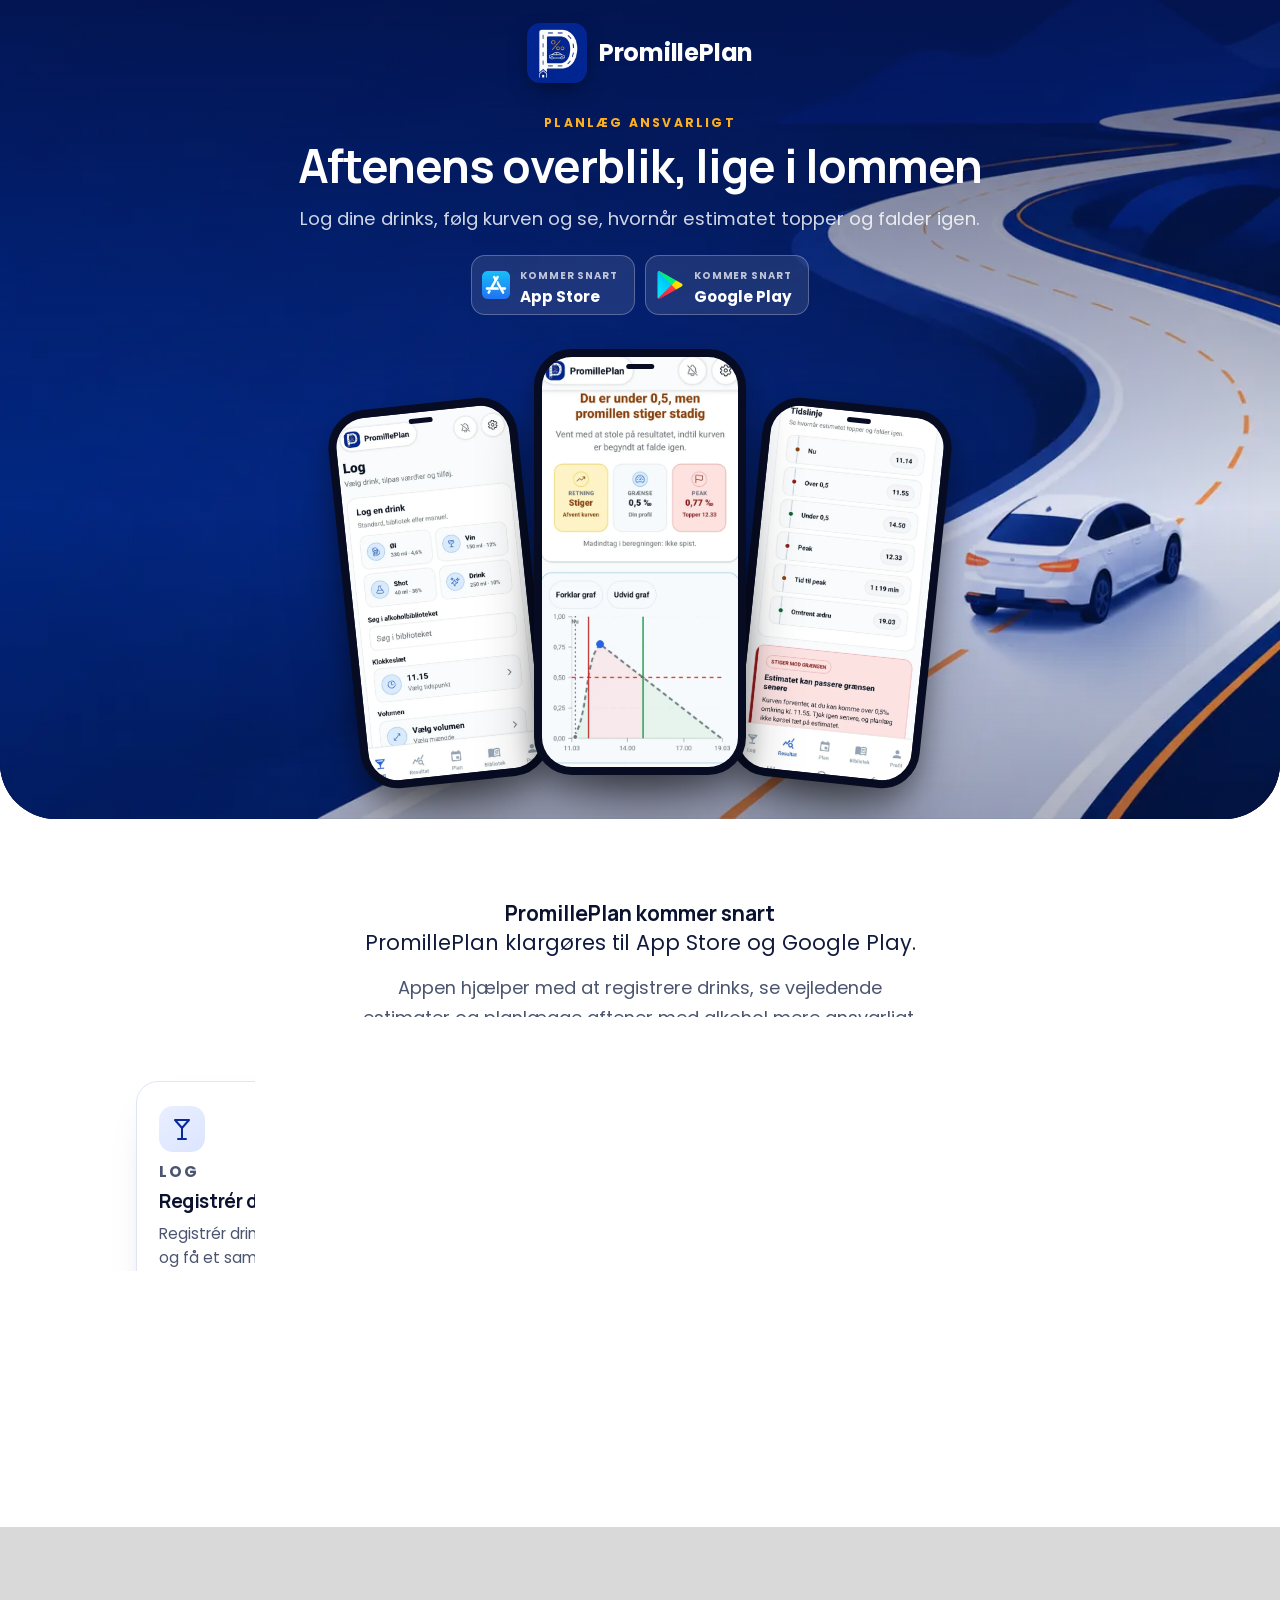
<file: forside/index.html>
<!doctype html>
<html xmlns:og="http://opengraphprotocol.org/schema/" xmlns:fb="http://www.facebook.com/2008/fbml" lang="da-DK"  >
  <head>
    <meta http-equiv="X-UA-Compatible" content="IE=edge,chrome=1">
    <meta name="viewport" content="width=device-width, initial-scale=1">
    <!-- This is Squarespace. --><!-- calliope-icosahedron-nxax -->
<base href="">
<meta charset="utf-8" />
<title>PromillePlan</title>
<meta http-equiv="Accept-CH" content="Sec-CH-UA-Platform-Version, Sec-CH-UA-Model" /><link rel="icon" href="../favicon.ico" sizes="any">
<link rel="icon" type="image/png" sizes="32x32" href="../favicon-32.png">
<link rel="apple-touch-icon" href="../apple-touch-icon.png">
<link rel="canonical" href="https://promilleplan.dk"/>
<meta property="og:site_name" content="PromillePlan"/>
<meta property="og:title" content="PromillePlan"/>
<meta property="og:url" content="https://promilleplan.dk"/>
<meta property="og:type" content="website"/>
<meta property="og:image" content="https://promilleplan.dk/assets/static1.squarespace.com/static/6a412da65e159f7821be92b2/t/6a4bfb778d2fcd29fa2333ba/1783364471261/d97d319b-d6d3-41fd-9373-8e34f8f935ba__format-1500w.jpeg"/>
<meta property="og:image:width" content="1500"/>
<meta property="og:image:height" content="1000"/>
<meta itemprop="name" content="PromillePlan"/>
<meta itemprop="url" content="https://promilleplan.dk"/>
<meta itemprop="thumbnailUrl" content="https://promilleplan.dk/assets/static1.squarespace.com/static/6a412da65e159f7821be92b2/t/6a4bfb778d2fcd29fa2333ba/1783364471261/d97d319b-d6d3-41fd-9373-8e34f8f935ba__format-1500w.jpeg"/>
<link rel="image_src" href="https://promilleplan.dk/assets/static1.squarespace.com/static/6a412da65e159f7821be92b2/t/6a4bfb778d2fcd29fa2333ba/1783364471261/d97d319b-d6d3-41fd-9373-8e34f8f935ba__format-1500w.jpeg" />
<meta itemprop="image" content="../assets/static1.squarespace.com/static/6a412da65e159f7821be92b2/t/6a4bfb778d2fcd29fa2333ba/1783364471261/d97d319b-d6d3-41fd-9373-8e34f8f935ba__format-1500w.jpeg"/>
<meta name="twitter:title" content="PromillePlan"/>
<meta name="twitter:image" content="https://promilleplan.dk/assets/static1.squarespace.com/static/6a412da65e159f7821be92b2/t/6a4bfb778d2fcd29fa2333ba/1783364471261/d97d319b-d6d3-41fd-9373-8e34f8f935ba__format-1500w.jpeg"/>
<meta name="twitter:url" content="https://promilleplan.dk"/>
<meta name="twitter:card" content="summary"/>
<meta name="description" content="" />
<style data-sqsp-font-ids="6a3139e4691a2d058d1a1be6,6a3137d3494e3c6626e63abc">
/* latin-ext */
@font-face {
  font-family: 'Poppins';
  font-style: italic;
  font-weight: 400;
  font-display: swap;
  src: url('../assets/file.squarespace-cdn.com/content/v2/namespaces/fonts/libraries/sqsp/assets/28866714-3a03-4fde-b82e-bcffd944752e/latin-ext.woff2') format('woff2');
  unicode-range: U+0100-02BA, U+02BD-02C5, U+02C7-02CC, U+02CE-02D7, U+02DD-02FF, U+0304, U+0308, U+0329, U+1D00-1DBF, U+1E00-1E9F, U+1EF2-1EFF, U+2020, U+20A0-20AB, U+20AD-20C0, U+2113, U+2C60-2C7F, U+A720-A7FF;
}
/* latin */
@font-face {
  font-family: 'Poppins';
  font-style: italic;
  font-weight: 400;
  font-display: swap;
  src: url('../assets/file.squarespace-cdn.com/content/v2/namespaces/fonts/libraries/sqsp/assets/ab6b1da4-72e3-4abf-a176-e7a8a24b53d1/latin.woff2') format('woff2');
  unicode-range: U+0000-00FF, U+0131, U+0152-0153, U+02BB-02BC, U+02C6, U+02DA, U+02DC, U+0304, U+0308, U+0329, U+2000-206F, U+20AC, U+2122, U+2191, U+2193, U+2212, U+2215, U+FEFF, U+FFFD;
}
/* devanagari */
@font-face {
  font-family: 'Poppins';
  font-style: italic;
  font-weight: 400;
  font-display: swap;
  src: url('../assets/file.squarespace-cdn.com/content/v2/namespaces/fonts/libraries/sqsp/assets/7d30df3b-ed0a-4cdd-824a-b3c7e5e49f0d/devanagari.woff2') format('woff2');
  unicode-range: U+0900-097F, U+1CD0-1CF9, U+200C-200D, U+20A8, U+20B9, U+20F0, U+25CC, U+A830-A839, U+A8E0-A8FF, U+11B00-11B09;
}
/* latin-ext */
@font-face {
  font-family: 'Poppins';
  font-style: normal;
  font-weight: 400;
  font-display: swap;
  src: url('../assets/file.squarespace-cdn.com/content/v2/namespaces/fonts/libraries/sqsp/assets/d03c0883-8248-47bf-9fa3-437f8474b0b7/latin-ext.woff2') format('woff2');
  unicode-range: U+0100-02BA, U+02BD-02C5, U+02C7-02CC, U+02CE-02D7, U+02DD-02FF, U+0304, U+0308, U+0329, U+1D00-1DBF, U+1E00-1E9F, U+1EF2-1EFF, U+2020, U+20A0-20AB, U+20AD-20C0, U+2113, U+2C60-2C7F, U+A720-A7FF;
}
/* latin */
@font-face {
  font-family: 'Poppins';
  font-style: normal;
  font-weight: 400;
  font-display: swap;
  src: url('../assets/file.squarespace-cdn.com/content/v2/namespaces/fonts/libraries/sqsp/assets/da0c3c0d-458f-46e2-9c64-bac004d4e8c1/latin.woff2') format('woff2');
  unicode-range: U+0000-00FF, U+0131, U+0152-0153, U+02BB-02BC, U+02C6, U+02DA, U+02DC, U+0304, U+0308, U+0329, U+2000-206F, U+20AC, U+2122, U+2191, U+2193, U+2212, U+2215, U+FEFF, U+FFFD;
}
/* devanagari */
@font-face {
  font-family: 'Poppins';
  font-style: normal;
  font-weight: 400;
  font-display: swap;
  src: url('../assets/file.squarespace-cdn.com/content/v2/namespaces/fonts/libraries/sqsp/assets/7050a57e-968a-4317-a487-11e4374878d9/devanagari.woff2') format('woff2');
  unicode-range: U+0900-097F, U+1CD0-1CF9, U+200C-200D, U+20A8, U+20B9, U+20F0, U+25CC, U+A830-A839, U+A8E0-A8FF, U+11B00-11B09;
}
/* latin */
@font-face {
  font-family: 'Manrope';
  font-style: normal;
  font-weight: 500;
  font-display: swap;
  src: url('../assets/file.squarespace-cdn.com/content/v2/namespaces/fonts/libraries/sqsp/assets/01320e30-4bf6-4eca-8ac6-768b9927c6a9/latin.woff2') format('woff2');
  unicode-range: U+0000-00FF, U+0131, U+0152-0153, U+02BB-02BC, U+02C6, U+02DA, U+02DC, U+0304, U+0308, U+0329, U+2000-206F, U+20AC, U+2122, U+2191, U+2193, U+2212, U+2215, U+FEFF, U+FFFD;
}
/* vietnamese */
@font-face {
  font-family: 'Manrope';
  font-style: normal;
  font-weight: 500;
  font-display: swap;
  src: url('../assets/file.squarespace-cdn.com/content/v2/namespaces/fonts/libraries/sqsp/assets/c240fcf3-5690-4097-9cd6-2295e481d559/vietnamese.woff2') format('woff2');
  unicode-range: U+0102-0103, U+0110-0111, U+0128-0129, U+0168-0169, U+01A0-01A1, U+01AF-01B0, U+0300-0301, U+0303-0304, U+0308-0309, U+0323, U+0329, U+1EA0-1EF9, U+20AB;
}
/* cyrillic-ext */
@font-face {
  font-family: 'Manrope';
  font-style: normal;
  font-weight: 500;
  font-display: swap;
  src: url('../assets/file.squarespace-cdn.com/content/v2/namespaces/fonts/libraries/sqsp/assets/09a2c607-fe28-425b-aa2d-9a7b64daff39/cyrillic-ext.woff2') format('woff2');
  unicode-range: U+0460-052F, U+1C80-1C8A, U+20B4, U+2DE0-2DFF, U+A640-A69F, U+FE2E-FE2F;
}
/* greek */
@font-face {
  font-family: 'Manrope';
  font-style: normal;
  font-weight: 500;
  font-display: swap;
  src: url('../assets/file.squarespace-cdn.com/content/v2/namespaces/fonts/libraries/sqsp/assets/58939b86-e6d5-481e-a361-5e62b8be01c1/greek.woff2') format('woff2');
  unicode-range: U+0370-0377, U+037A-037F, U+0384-038A, U+038C, U+038E-03A1, U+03A3-03FF;
}
/* cyrillic */
@font-face {
  font-family: 'Manrope';
  font-style: normal;
  font-weight: 500;
  font-display: swap;
  src: url('../assets/file.squarespace-cdn.com/content/v2/namespaces/fonts/libraries/sqsp/assets/494faa42-b773-4ba6-9b8d-9b37842713ca/cyrillic.woff2') format('woff2');
  unicode-range: U+0301, U+0400-045F, U+0490-0491, U+04B0-04B1, U+2116;
}
/* latin-ext */
@font-face {
  font-family: 'Manrope';
  font-style: normal;
  font-weight: 500;
  font-display: swap;
  src: url('../assets/file.squarespace-cdn.com/content/v2/namespaces/fonts/libraries/sqsp/assets/0d5f4812-4d7d-4576-9468-aaee1fd4be34/latin-ext.woff2') format('woff2');
  unicode-range: U+0100-02BA, U+02BD-02C5, U+02C7-02CC, U+02CE-02D7, U+02DD-02FF, U+0304, U+0308, U+0329, U+1D00-1DBF, U+1E00-1E9F, U+1EF2-1EFF, U+2020, U+20A0-20AB, U+20AD-20C0, U+2113, U+2C60-2C7F, U+A720-A7FF;
}
/* latin */
@font-face {
  font-family: 'Poppins';
  font-style: normal;
  font-weight: 700;
  font-display: swap;
  src: url('../assets/file.squarespace-cdn.com/content/v2/namespaces/fonts/libraries/sqsp/assets/95402d3d-cf4f-4ff3-b652-fa1bddbe79de/latin.woff2') format('woff2');
  unicode-range: U+0000-00FF, U+0131, U+0152-0153, U+02BB-02BC, U+02C6, U+02DA, U+02DC, U+0304, U+0308, U+0329, U+2000-206F, U+20AC, U+2122, U+2191, U+2193, U+2212, U+2215, U+FEFF, U+FFFD;
}
/* devanagari */
@font-face {
  font-family: 'Poppins';
  font-style: normal;
  font-weight: 700;
  font-display: swap;
  src: url('../assets/file.squarespace-cdn.com/content/v2/namespaces/fonts/libraries/sqsp/assets/31f2dfaf-de1e-40ab-ac18-8641e6ac98d0/devanagari.woff2') format('woff2');
  unicode-range: U+0900-097F, U+1CD0-1CF9, U+200C-200D, U+20A8, U+20B9, U+20F0, U+25CC, U+A830-A839, U+A8E0-A8FF, U+11B00-11B09;
}
/* latin-ext */
@font-face {
  font-family: 'Poppins';
  font-style: normal;
  font-weight: 700;
  font-display: swap;
  src: url('../assets/file.squarespace-cdn.com/content/v2/namespaces/fonts/libraries/sqsp/assets/ab5cf469-e78c-4791-92a2-a2e360e24c1d/latin-ext.woff2') format('woff2');
  unicode-range: U+0100-02BA, U+02BD-02C5, U+02C7-02CC, U+02CE-02D7, U+02DD-02FF, U+0304, U+0308, U+0329, U+1D00-1DBF, U+1E00-1E9F, U+1EF2-1EFF, U+2020, U+20A0-20AB, U+20AD-20C0, U+2113, U+2C60-2C7F, U+A720-A7FF;
}
/* cyrillic-ext */
@font-face {
  font-family: 'Manrope';
  font-style: normal;
  font-weight: 700;
  font-display: swap;
  src: url('../assets/file.squarespace-cdn.com/content/v2/namespaces/fonts/libraries/sqsp/assets/1ea04a7d-9d50-40eb-8889-89e7a997c48b/cyrillic-ext.woff2') format('woff2');
  unicode-range: U+0460-052F, U+1C80-1C8A, U+20B4, U+2DE0-2DFF, U+A640-A69F, U+FE2E-FE2F;
}
/* greek */
@font-face {
  font-family: 'Manrope';
  font-style: normal;
  font-weight: 700;
  font-display: swap;
  src: url('../assets/file.squarespace-cdn.com/content/v2/namespaces/fonts/libraries/sqsp/assets/0f0515d8-7fda-4fb7-9750-d5d8ee499e38/greek.woff2') format('woff2');
  unicode-range: U+0370-0377, U+037A-037F, U+0384-038A, U+038C, U+038E-03A1, U+03A3-03FF;
}
/* cyrillic */
@font-face {
  font-family: 'Manrope';
  font-style: normal;
  font-weight: 700;
  font-display: swap;
  src: url('../assets/file.squarespace-cdn.com/content/v2/namespaces/fonts/libraries/sqsp/assets/66dde975-4bb9-47c1-8f6b-2220cf3bb06d/cyrillic.woff2') format('woff2');
  unicode-range: U+0301, U+0400-045F, U+0490-0491, U+04B0-04B1, U+2116;
}
/* latin */
@font-face {
  font-family: 'Manrope';
  font-style: normal;
  font-weight: 700;
  font-display: swap;
  src: url('../assets/file.squarespace-cdn.com/content/v2/namespaces/fonts/libraries/sqsp/assets/99dd7d2a-e2aa-4dc5-a25f-1bab59dfff1a/latin.woff2') format('woff2');
  unicode-range: U+0000-00FF, U+0131, U+0152-0153, U+02BB-02BC, U+02C6, U+02DA, U+02DC, U+0304, U+0308, U+0329, U+2000-206F, U+20AC, U+2122, U+2191, U+2193, U+2212, U+2215, U+FEFF, U+FFFD;
}
/* latin-ext */
@font-face {
  font-family: 'Manrope';
  font-style: normal;
  font-weight: 700;
  font-display: swap;
  src: url('../assets/file.squarespace-cdn.com/content/v2/namespaces/fonts/libraries/sqsp/assets/33d80dff-9844-4e8d-a1fc-63c9a3323a8c/latin-ext.woff2') format('woff2');
  unicode-range: U+0100-02BA, U+02BD-02C5, U+02C7-02CC, U+02CE-02D7, U+02DD-02FF, U+0304, U+0308, U+0329, U+1D00-1DBF, U+1E00-1E9F, U+1EF2-1EFF, U+2020, U+20A0-20AB, U+20AD-20C0, U+2113, U+2C60-2C7F, U+A720-A7FF;
}
/* vietnamese */
@font-face {
  font-family: 'Manrope';
  font-style: normal;
  font-weight: 700;
  font-display: swap;
  src: url('../assets/file.squarespace-cdn.com/content/v2/namespaces/fonts/libraries/sqsp/assets/51449cd1-6c79-4f03-94fc-5feecddf74ee/vietnamese.woff2') format('woff2');
  unicode-range: U+0102-0103, U+0110-0111, U+0128-0129, U+0168-0169, U+01A0-01A1, U+01AF-01B0, U+0300-0301, U+0303-0304, U+0308-0309, U+0323, U+0329, U+1EA0-1EF9, U+20AB;
}
/* latin-ext */
@font-face {
  font-family: 'Poppins';
  font-style: italic;
  font-weight: 700;
  font-display: swap;
  src: url('../assets/file.squarespace-cdn.com/content/v2/namespaces/fonts/libraries/sqsp/assets/e5441b3f-475c-4dd0-815e-d1493a6eef24/latin-ext.woff2') format('woff2');
  unicode-range: U+0100-02BA, U+02BD-02C5, U+02C7-02CC, U+02CE-02D7, U+02DD-02FF, U+0304, U+0308, U+0329, U+1D00-1DBF, U+1E00-1E9F, U+1EF2-1EFF, U+2020, U+20A0-20AB, U+20AD-20C0, U+2113, U+2C60-2C7F, U+A720-A7FF;
}
/* devanagari */
@font-face {
  font-family: 'Poppins';
  font-style: italic;
  font-weight: 700;
  font-display: swap;
  src: url('../assets/file.squarespace-cdn.com/content/v2/namespaces/fonts/libraries/sqsp/assets/e364ec28-4783-442b-b46f-59d33a99dd2c/devanagari.woff2') format('woff2');
  unicode-range: U+0900-097F, U+1CD0-1CF9, U+200C-200D, U+20A8, U+20B9, U+20F0, U+25CC, U+A830-A839, U+A8E0-A8FF, U+11B00-11B09;
}
/* latin */
@font-face {
  font-family: 'Poppins';
  font-style: italic;
  font-weight: 700;
  font-display: swap;
  src: url('../assets/file.squarespace-cdn.com/content/v2/namespaces/fonts/libraries/sqsp/assets/67451c8f-d5ad-40d0-a48b-1e842ade5679/latin.woff2') format('woff2');
  unicode-range: U+0000-00FF, U+0131, U+0152-0153, U+02BB-02BC, U+02C6, U+02DA, U+02DC, U+0304, U+0308, U+0329, U+2000-206F, U+20AC, U+2122, U+2191, U+2193, U+2212, U+2215, U+FEFF, U+FFFD;
}
</style><link rel="stylesheet" type="text/css" href="../assets/assets.squarespace.com/universal/styles-compressed/user-account-core-d41f57a422ad300c-min.da-DK.css"><link rel="stylesheet" type="text/css" href="../assets/definitions.sqspcdn.com/website-component-definition/static-assets/website.components.imageFluid/f336fc9a-f363-4ee0-b3b1-175df66233f3_908/website.components.imageFluid.styles.css"/><link rel="stylesheet" type="text/css" href="../assets/definitions.sqspcdn.com/website-component-definition/static-assets/website.components.horizontalrule/efc263d9-c07d-4f5c-8ceb-ae2e331f2564_288/website.components.horizontalrule.styles.css"/><link rel="stylesheet" type="text/css" href="../assets/definitions.sqspcdn.com/website-component-definition/static-assets/website.components.html/a775c378-4b05-4d56-a311-b3384c6a8ee0_921/website.components.html.styles.css"/><script type="application/ld+json">{"url":"https://promilleplan.dk","name":"PromillePlan","description":"","image":"https://promilleplan.dk/assets/images.squarespace-cdn.com/content/v1/6a412da65e159f7821be92b2/373ecef2-a277-4cb0-a7d6-ffd4bd289a40/Billede1.png","@context":"http://schema.org","@type":"WebSite"}</script><link rel="stylesheet" type="text/css" href="../assets/static1.squarespace.com/static/versioned-site-css/6a412da65e159f7821be92b2/12/5c5a519771c10ba3470d8101/6a412da65e159f7821be92ba/1826/site__nocustom-true.css"/><link rel="stylesheet" type="text/css" href="../assets/static1.squarespace.com/static/vta/5c5a519771c10ba3470d8101/versioned-assets/1789043197505-DAFJD75BBCOTLJ5Z5UA4/static.css"/><script async src="https://www.googletagmanager.com/gtag/js?id=G-PR4M1K4M94"></script><script>window.dataLayer = window.dataLayer || [];function gtag(){dataLayer.push(arguments);}gtag('js', new Date());gtag('set', 'developer_id.dZjQwMz', true);gtag('config', 'G-PR4M1K4M94');</script><!-- End of Squarespace Headers -->

  <meta name="theme-color" content="#061033" data-pp-home>
</head>

  <body
    id="collection-6a412da65e159f7821be92c9"
    class="
      tweak-blog-alternating-side-by-side-width-full tweak-blog-alternating-side-by-side-image-aspect-ratio-11-square tweak-blog-alternating-side-by-side-text-alignment-left tweak-blog-alternating-side-by-side-read-more-style-show tweak-blog-alternating-side-by-side-image-text-alignment-middle tweak-blog-alternating-side-by-side-delimiter-bullet tweak-blog-alternating-side-by-side-meta-position-top tweak-blog-alternating-side-by-side-primary-meta-categories tweak-blog-alternating-side-by-side-secondary-meta-date tweak-blog-alternating-side-by-side-excerpt-show image-block-poster-text-alignment-center image-block-card-content-position-center image-block-card-text-alignment-left image-block-overlap-content-position-center image-block-overlap-text-alignment-left image-block-collage-content-position-center image-block-collage-text-alignment-left image-block-stack-text-alignment-left form-use-theme-colors form-field-style-outline form-field-shape-square form-field-border-bottom form-field-checkbox-type-button form-field-checkbox-fill-outline form-field-checkbox-color-inverted form-field-checkbox-shape-square form-field-checkbox-layout-fit form-field-radio-type-button form-field-radio-fill-outline form-field-radio-color-inverted form-field-radio-shape-square form-field-radio-layout-fit form-field-survey-fill-outline form-field-survey-color-inverted form-field-survey-shape-square form-field-hover-focus-opacity form-submit-button-style-bar  tweak-global-animations-complexity-level-detailed tweak-global-animations-animation-style-fade tweak-global-animations-animation-type-none tweak-global-animations-animation-curve-ease tweak-blog-masonry-width-full tweak-blog-masonry-text-alignment-left tweak-blog-masonry-primary-meta-categories tweak-blog-masonry-secondary-meta-date tweak-blog-masonry-meta-position-top tweak-blog-masonry-read-more-style-show tweak-blog-masonry-delimiter-space tweak-blog-masonry-image-placement-above tweak-blog-masonry-excerpt-show tweak-portfolio-grid-overlay-width-full tweak-portfolio-grid-overlay-height-large tweak-portfolio-grid-overlay-image-aspect-ratio-11-square tweak-portfolio-grid-overlay-text-placement-center tweak-portfolio-grid-overlay-show-text-after-hover tweak-blog-single-column-width-full tweak-blog-single-column-text-alignment-center tweak-blog-single-column-image-placement-above tweak-blog-single-column-delimiter-bullet tweak-blog-single-column-read-more-style-show tweak-blog-single-column-primary-meta-date tweak-blog-single-column-secondary-meta-categories tweak-blog-single-column-meta-position-top tweak-blog-single-column-content-title-only header-width-full tweak-fixed-header-style-basic tweak-blog-item-width-medium tweak-blog-item-text-alignment-center tweak-blog-item-meta-position-above-title tweak-blog-item-show-categories tweak-blog-item-show-date tweak-blog-item-delimiter-bullet tweak-blog-side-by-side-width-full tweak-blog-side-by-side-image-placement-left tweak-blog-side-by-side-image-aspect-ratio-11-square tweak-blog-side-by-side-primary-meta-categories tweak-blog-side-by-side-secondary-meta-date tweak-blog-side-by-side-meta-position-top tweak-blog-side-by-side-text-alignment-left tweak-blog-side-by-side-image-text-alignment-middle tweak-blog-side-by-side-read-more-style-show tweak-blog-side-by-side-delimiter-bullet tweak-blog-side-by-side-excerpt-show primary-button-style-solid primary-button-shape-pill secondary-button-style-outline secondary-button-shape-pill tertiary-button-style-outline tertiary-button-shape-square tweak-events-stacked-width-full tweak-events-stacked-height-large tweak-events-stacked-show-thumbnails tweak-events-stacked-thumbnail-size-32-standard tweak-events-stacked-date-style-with-text tweak-events-stacked-show-time tweak-events-stacked-show-location tweak-events-stacked-show-excerpt tweak-blog-basic-grid-width-inset tweak-blog-basic-grid-image-aspect-ratio-32-standard tweak-blog-basic-grid-text-alignment-left tweak-blog-basic-grid-delimiter-bullet tweak-blog-basic-grid-image-placement-above tweak-blog-basic-grid-read-more-style-show tweak-blog-basic-grid-primary-meta-date tweak-blog-basic-grid-secondary-meta-categories tweak-blog-basic-grid-excerpt-show tweak-portfolio-grid-basic-width-full tweak-portfolio-grid-basic-height-large tweak-portfolio-grid-basic-image-aspect-ratio-11-square tweak-portfolio-grid-basic-text-alignment-left tweak-portfolio-grid-basic-hover-effect-fade header-overlay-alignment-center tweak-portfolio-index-background-link-format-stacked tweak-portfolio-index-background-width-full tweak-portfolio-index-background-height-large tweak-portfolio-index-background-vertical-alignment-middle tweak-portfolio-index-background-horizontal-alignment-center tweak-portfolio-index-background-delimiter-none tweak-portfolio-index-background-animation-type-fade tweak-portfolio-index-background-animation-duration-medium tweak-portfolio-hover-follow-layout-inline tweak-portfolio-hover-follow-delimiter-bullet tweak-portfolio-hover-follow-animation-type-fade tweak-portfolio-hover-follow-animation-duration-fast tweak-portfolio-hover-static-layout-inline tweak-portfolio-hover-static-front tweak-portfolio-hover-static-delimiter-hyphen tweak-portfolio-hover-static-animation-type-fade tweak-portfolio-hover-static-animation-duration-fast hide-opentable-icons opentable-style-dark tweak-product-quick-view-button-style-floating tweak-product-quick-view-button-position-bottom tweak-product-quick-view-lightbox-excerpt-display-truncate tweak-product-quick-view-lightbox-show-arrows tweak-product-quick-view-lightbox-show-close-button tweak-product-quick-view-lightbox-controls-weight-light native-currency-code-dkk collection-6a412da65e159f7821be92c9 collection-type-page collection-layout-default homepage mobile-style-available sqs-seven-one

    "
    tabindex="-1"
  >
    <div
      id="siteWrapper"
      class="clearfix site-wrapper"
    >

        <div id="floatingCart" class="floating-cart hidden">
          <a href="/cart" class="icon icon--stroke icon--fill icon--cart sqs-custom-cart">
            <span class="Cart-inner">

  <svg class="icon icon--cart" width="61" height="49" viewBox="0 0 61 49">
  <path fill-rule="evenodd" clip-rule="evenodd" d="M0.5 2C0.5 1.17157 1.17157 0.5 2 0.5H13.6362C14.3878 0.5 15.0234 1.05632 15.123 1.80135L16.431 11.5916H59C59.5122 11.5916 59.989 11.8529 60.2645 12.2847C60.54 12.7165 60.5762 13.2591 60.3604 13.7236L50.182 35.632C49.9361 36.1614 49.4054 36.5 48.8217 36.5H18.0453C17.2937 36.5 16.6581 35.9437 16.5585 35.1987L12.3233 3.5H2C1.17157 3.5 0.5 2.82843 0.5 2ZM16.8319 14.5916L19.3582 33.5H47.8646L56.6491 14.5916H16.8319Z" />
  <path d="M18.589 35H49.7083L60 13H16L18.589 35Z" />
  <path d="M21 49C23.2091 49 25 47.2091 25 45C25 42.7909 23.2091 41 21 41C18.7909 41 17 42.7909 17 45C17 47.2091 18.7909 49 21 49Z" />
  <path d="M45 49C47.2091 49 49 47.2091 49 45C49 42.7909 47.2091 41 45 41C42.7909 41 41 42.7909 41 45C41 47.2091 42.7909 49 45 49Z" />
</svg>

              <div class="legacy-cart icon-cart-quantity">
                <span class="sqs-cart-quantity">0</span>
              </div>
            </span>
          </a>
        </div>

  <header
    data-test="header"
    id="header"

    class="

      header theme-col--primary
    "
    data-section-theme=""
    data-controller="Header"
    data-current-styles="{
 &quot;layout&quot;: &quot;navCenter&quot;,
 &quot;action&quot;: {
 &quot;href&quot;: &quot;/donate&quot;,
 &quot;buttonText&quot;: &quot;Donate&quot;,
 &quot;newWindow&quot;: false
 },
 &quot;showSocial&quot;: false,
 &quot;socialOptions&quot;: {
 &quot;socialBorderShape&quot;: &quot;none&quot;,
 &quot;socialBorderStyle&quot;: &quot;outline&quot;,
 &quot;socialBorderThickness&quot;: {
 &quot;unit&quot;: &quot;px&quot;,
 &quot;value&quot;: 1.0
 }
 },
 &quot;menuOverlayAnimation&quot;: &quot;fade&quot;,
 &quot;cartStyle&quot;: &quot;cart&quot;,
 &quot;cartText&quot;: &quot;Cart&quot;,
 &quot;showEmptyCartState&quot;: true,
 &quot;cartOptions&quot;: {
 &quot;iconType&quot;: &quot;solid-7&quot;,
 &quot;cartBorderShape&quot;: &quot;none&quot;,
 &quot;cartBorderStyle&quot;: &quot;outline&quot;,
 &quot;cartBorderThickness&quot;: {
 &quot;unit&quot;: &quot;px&quot;,
 &quot;value&quot;: 1.0
 }
 },
 &quot;showButton&quot;: false,
 &quot;showCart&quot;: false,
 &quot;showAccountLogin&quot;: false,
 &quot;headerStyle&quot;: &quot;gradient&quot;,
 &quot;languagePicker&quot;: {
 &quot;enabled&quot;: false,
 &quot;iconEnabled&quot;: false,
 &quot;iconType&quot;: &quot;globe&quot;,
 &quot;flagShape&quot;: &quot;shiny&quot;,
 &quot;languageFlags&quot;: [ ]
 },
 &quot;iconOptions&quot;: {
 &quot;desktopDropdownIconOptions&quot;: {
 &quot;size&quot;: {
 &quot;unit&quot;: &quot;em&quot;,
 &quot;value&quot;: 1.0
 },
 &quot;iconSpacing&quot;: {
 &quot;unit&quot;: &quot;em&quot;,
 &quot;value&quot;: 0.35
 },
 &quot;strokeWidth&quot;: {
 &quot;unit&quot;: &quot;px&quot;,
 &quot;value&quot;: 1.0
 },
 &quot;endcapType&quot;: &quot;square&quot;,
 &quot;folderDropdownIcon&quot;: &quot;none&quot;,
 &quot;languagePickerIcon&quot;: &quot;openArrowHead&quot;
 },
 &quot;mobileDropdownIconOptions&quot;: {
 &quot;size&quot;: {
 &quot;unit&quot;: &quot;em&quot;,
 &quot;value&quot;: 1.0
 },
 &quot;iconSpacing&quot;: {
 &quot;unit&quot;: &quot;em&quot;,
 &quot;value&quot;: 0.15
 },
 &quot;strokeWidth&quot;: {
 &quot;unit&quot;: &quot;px&quot;,
 &quot;value&quot;: 0.5
 },
 &quot;endcapType&quot;: &quot;square&quot;,
 &quot;folderDropdownIcon&quot;: &quot;openArrowHead&quot;,
 &quot;languagePickerIcon&quot;: &quot;openArrowHead&quot;
 }
 },
 &quot;mobileOptions&quot;: {
 &quot;layout&quot;: &quot;logoLeftNavRight&quot;,
 &quot;menuIconOptions&quot;: {
 &quot;style&quot;: &quot;doubleLineHamburger&quot;,
 &quot;thickness&quot;: {
 &quot;unit&quot;: &quot;px&quot;,
 &quot;value&quot;: 1.0
 }
 }
 },
 &quot;solidOptions&quot;: {
 &quot;headerOpacity&quot;: {
 &quot;unit&quot;: &quot;%&quot;,
 &quot;value&quot;: 0.0
 },
 &quot;blurBackground&quot;: {
 &quot;enabled&quot;: false,
 &quot;blurRadius&quot;: {
 &quot;unit&quot;: &quot;px&quot;,
 &quot;value&quot;: 12.0
 }
 },
 &quot;backgroundColor&quot;: {
 &quot;type&quot;: &quot;SITE_PALETTE_COLOR&quot;,
 &quot;sitePaletteColor&quot;: {
 &quot;colorName&quot;: &quot;white&quot;,
 &quot;alphaModifier&quot;: 1.0
 }
 },
 &quot;navigationColor&quot;: {
 &quot;type&quot;: &quot;SITE_PALETTE_COLOR&quot;,
 &quot;sitePaletteColor&quot;: {
 &quot;colorName&quot;: &quot;black&quot;,
 &quot;alphaModifier&quot;: 1.0
 }
 }
 },
 &quot;gradientOptions&quot;: {
 &quot;gradientType&quot;: &quot;faded&quot;,
 &quot;headerOpacity&quot;: {
 &quot;unit&quot;: &quot;%&quot;,
 &quot;value&quot;: 22.0
 },
 &quot;blurBackground&quot;: {
 &quot;enabled&quot;: true,
 &quot;blurRadius&quot;: {
 &quot;unit&quot;: &quot;px&quot;,
 &quot;value&quot;: 16.0
 }
 },
 &quot;backgroundColor&quot;: {
 &quot;type&quot;: &quot;SITE_PALETTE_COLOR&quot;,
 &quot;sitePaletteColor&quot;: {
 &quot;colorName&quot;: &quot;darkAccent&quot;,
 &quot;alphaModifier&quot;: 1.0
 }
 },
 &quot;navigationColor&quot;: {
 &quot;type&quot;: &quot;SITE_PALETTE_COLOR&quot;,
 &quot;sitePaletteColor&quot;: {
 &quot;colorName&quot;: &quot;black&quot;,
 &quot;alphaModifier&quot;: 1.0
 }
 }
 },
 &quot;dropShadowOptions&quot;: {
 &quot;enabled&quot;: false,
 &quot;blur&quot;: {
 &quot;unit&quot;: &quot;px&quot;,
 &quot;value&quot;: 12.0
 },
 &quot;spread&quot;: {
 &quot;unit&quot;: &quot;px&quot;,
 &quot;value&quot;: 0.0
 },
 &quot;distance&quot;: {
 &quot;unit&quot;: &quot;px&quot;,
 &quot;value&quot;: 12.0
 }
 },
 &quot;borderOptions&quot;: {
 &quot;enabled&quot;: true,
 &quot;position&quot;: &quot;allSides&quot;,
 &quot;thickness&quot;: {
 &quot;unit&quot;: &quot;px&quot;,
 &quot;value&quot;: 0.0
 },
 &quot;color&quot;: {
 &quot;type&quot;: &quot;SITE_PALETTE_COLOR&quot;,
 &quot;sitePaletteColor&quot;: {
 &quot;colorName&quot;: &quot;black&quot;,
 &quot;alphaModifier&quot;: 1.0
 }
 }
 },
 &quot;showPromotedElement&quot;: false,
 &quot;buttonVariant&quot;: &quot;primary&quot;,
 &quot;blurBackground&quot;: {
 &quot;enabled&quot;: false,
 &quot;blurRadius&quot;: {
 &quot;unit&quot;: &quot;px&quot;,
 &quot;value&quot;: 12.0
 }
 },
 &quot;headerOpacity&quot;: {
 &quot;unit&quot;: &quot;%&quot;,
 &quot;value&quot;: 100.0
 }
 }"
    data-section-id="header"
    data-header-style="gradient"
    data-language-picker="{
 &quot;enabled&quot;: false,
 &quot;iconEnabled&quot;: false,
 &quot;iconType&quot;: &quot;globe&quot;,
 &quot;flagShape&quot;: &quot;shiny&quot;,
 &quot;languageFlags&quot;: [ ]
 }"

    data-first-focusable-element
    tabindex="-1"
    style="

        --headerBorderColor: hsla(var(--black-hsl), 1);

        --solidHeaderBackgroundColor: hsla(var(--white-hsl), 1);

        --solidHeaderNavigationColor: hsla(var(--black-hsl), 1);

        --gradientHeaderBackgroundColor: hsla(var(--darkAccent-hsl), 1);

        --gradientHeaderNavigationColor: hsla(var(--black-hsl), 1);

    "
  >
    <svg  style="display:none" viewBox="0 0 22 22" xmlns="http://www.w3.org/2000/svg">
  <symbol id="circle" >
    <path d="M11.5 17C14.5376 17 17 14.5376 17 11.5C17 8.46243 14.5376 6 11.5 6C8.46243 6 6 8.46243 6 11.5C6 14.5376 8.46243 17 11.5 17Z" fill="none" />
  </symbol>

  <symbol id="circleFilled" >
    <path d="M11.5 17C14.5376 17 17 14.5376 17 11.5C17 8.46243 14.5376 6 11.5 6C8.46243 6 6 8.46243 6 11.5C6 14.5376 8.46243 17 11.5 17Z" />
  </symbol>

  <symbol id="dash" >
    <path d="M11 11H19H3" />
  </symbol>

  <symbol id="squareFilled" >
    <rect x="6" y="6" width="11" height="11" />
  </symbol>

  <symbol id="square" >
    <rect x="7" y="7" width="9" height="9" fill="none" stroke="inherit" />
  </symbol>

  <symbol id="plus" >
    <path d="M11 3V19" />
    <path d="M19 11L3 11"/>
  </symbol>

  <symbol id="closedArrow" >
    <path d="M11 11V2M11 18.1797L17 11.1477L5 11.1477L11 18.1797Z" fill="none" />
  </symbol>

  <symbol id="closedArrowFilled" >
    <path d="M11 11L11 2" stroke="inherit" fill="none"  />
    <path fill-rule="evenodd" clip-rule="evenodd" d="M2.74695 9.38428L19.038 9.38428L10.8925 19.0846L2.74695 9.38428Z" stroke-width="1" />
  </symbol>

  <symbol id="closedArrowHead" viewBox="0 0 22 22"  xmlns="http://www.w3.org/2000/symbol">
    <path d="M18 7L11 15L4 7L18 7Z" fill="none" stroke="inherit" />
  </symbol>

  <symbol id="closedArrowHeadFilled" viewBox="0 0 22 22"  xmlns="http://www.w3.org/2000/symbol">
    <path d="M18.875 6.5L11 15.5L3.125 6.5L18.875 6.5Z" />
  </symbol>

  <symbol id="openArrow" >
    <path d="M11 18.3591L11 3" stroke="inherit" fill="none"  />
    <path d="M18 11.5L11 18.5L4 11.5" stroke="inherit" fill="none"  />
  </symbol>

  <symbol id="openArrowHead" >
    <path d="M18 7L11 14L4 7" fill="none" />
  </symbol>

  <symbol id="pinchedArrow" >
    <path d="M11 17.3591L11 2" fill="none" />
    <path d="M2 11C5.85455 12.2308 8.81818 14.9038 11 18C13.1818 14.8269 16.1455 12.1538 20 11" fill="none" />
  </symbol>

  <symbol id="pinchedArrowFilled" >
    <path d="M11.05 10.4894C7.04096 8.73759 1.05005 8 1.05005 8C6.20459 11.3191 9.41368 14.1773 11.05 21C12.6864 14.0851 15.8955 11.227 21.05 8C21.05 8 15.0591 8.73759 11.05 10.4894Z" stroke-width="1"/>
    <path d="M11 11L11 1" fill="none"/>
  </symbol>

  <symbol id="pinchedArrowHead" >
    <path d="M2 7.24091C5.85455 8.40454 8.81818 10.9318 11 13.8591C13.1818 10.8591 16.1455 8.33181 20 7.24091"  fill="none" />
  </symbol>

  <symbol id="pinchedArrowHeadFilled" >
    <path d="M11.05 7.1591C7.04096 5.60456 1.05005 4.95001 1.05005 4.95001C6.20459 7.89547 9.41368 10.4318 11.05 16.4864C12.6864 10.35 15.8955 7.81365 21.05 4.95001C21.05 4.95001 15.0591 5.60456 11.05 7.1591Z" />
  </symbol>

</svg>

<div class="sqs-announcement-bar-dropzone"></div>

    <div class="header-announcement-bar-wrapper">

      <a
        href="#page"
        class="header-skip-link sqs-button-element--primary"
      >
        Gå til indhold
      </a>

<style>
    @supports (-webkit-backdrop-filter: none) or (backdrop-filter: none) {
        .header-blur-background {

                -webkit-backdrop-filter: blur(16px);
                backdrop-filter: blur(16px);

        }
    }
</style>
      <div
        class="header-border"
        data-header-style="gradient"
        data-header-border="true"
        data-test="header-border"
        style="

    border-width: 0px !important;

"
      ></div>
      <div
        class="header-dropshadow"
        data-header-style="gradient"
        data-header-dropshadow="false"
        data-test="header-dropshadow"
        style=""
      ></div>

        <div  class="header-blur-background" data-test="header-blur-background" >
          <div
            class="header-background-gradient"
            data-header-style="gradient"
            data-gradient-type="faded"
            data-test="header-background-gradient"

            style="opacity: calc(22 * .01)"
          ></div>
        </div>

      <div class='header-inner container--fluid

         header-mobile-layout-logo-left-nav-right

         header-layout-nav-center

        '
        data-test="header-inner"
        >
        <!-- Background -->
        <div class="header-background theme-bg--primary"></div>

        <div class="header-display-desktop" data-content-field="site-title">

            <!-- Social -->

            <!-- Title and nav wrapper -->
            <div class="header-title-nav-wrapper">

                <!-- Title -->

                  <div
 class="
 header-title
 header-title--use-mobile-logo
 "
 data-animation-role="header-element"
                  >

 <div class="header-title-logo">
 <a href="../" data-animation-role="header-element">
 <picture><source media="only screen and (pointer: coarse) and (max-width: 1024px), screen and (max-width: 799px)" srcset="../assets/images.squarespace-cdn.com/content/v1/6a412da65e159f7821be92b2/6f772c23-8ebd-4070-a0dd-66b4ba3a32bf/Billede1__format-1500w.png"><source media="only screen and (pointer: coarse) and (min-width: 1025px), screen and (min-width: 800px)" srcset="../assets/images.squarespace-cdn.com/content/v1/6a412da65e159f7821be92b2/373ecef2-a277-4cb0-a7d6-ffd4bd289a40/Billede1__format-1500w.png">
<img elementtiming="nbf-header-logo-desktop" src="../assets/images.squarespace-cdn.com/content/v1/6a412da65e159f7821be92b2/373ecef2-a277-4cb0-a7d6-ffd4bd289a40/Billede1__format-1500w.png" alt="PromillePlan" style="display:block" fetchpriority="high" loading="eager" decoding="async" data-loader="raw"></picture>

 </a>
 </div>

 <div class="header-mobile-logo">
 <a href="../" data-animation-role="header-element">
 <picture><source media="only screen and (pointer: coarse) and (max-width: 1024px), screen and (max-width: 799px)" srcset="../assets/images.squarespace-cdn.com/content/v1/6a412da65e159f7821be92b2/6f772c23-8ebd-4070-a0dd-66b4ba3a32bf/Billede1__format-1500w.png"><source media="only screen and (pointer: coarse) and (min-width: 1025px), screen and (min-width: 800px)" srcset="../assets/images.squarespace-cdn.com/content/v1/6a412da65e159f7821be92b2/373ecef2-a277-4cb0-a7d6-ffd4bd289a40/Billede1__format-1500w.png">
<img elementtiming="nbf-header-logo-mobile" src="../assets/images.squarespace-cdn.com/content/v1/6a412da65e159f7821be92b2/6f772c23-8ebd-4070-a0dd-66b4ba3a32bf/Billede1__format-1500w.png" alt="PromillePlan" style="display:block" fetchpriority="high" loading="eager" decoding="async" data-loader="raw"></picture>

 </a>
 </div>

                  </div>

                <!-- Nav -->
                <div class="header-nav">
                  <div class="header-nav-wrapper">
 <nav class="header-nav-list">

 </nav>
                  </div>
                </div>

            </div>

            <!-- Actions -->
            <div class="header-actions header-actions--right">

              <div class="showOnMobile">

              </div>

              <div class="showOnDesktop">

              </div>

            </div>

<style>
  .top-bun,
  .patty,
  .bottom-bun {
    height: 1px;
  }
</style>

<!-- Burger -->
<div class="header-burger

  menu-overlay-does-not-have-visible-non-navigation-items

  no-actions

" data-animation-role="header-element">
  <button class="header-burger-btn burger" data-test="header-burger">
    <span hidden class="js-header-burger-open-title visually-hidden">Åbn menu</span>
    <span hidden class="js-header-burger-close-title visually-hidden">Luk menu</span>
    <div class="burger-box">
      <div class="burger-inner header-menu-icon-doubleLineHamburger">
        <div class="top-bun"></div>
        <div class="patty"></div>
        <div class="bottom-bun"></div>
      </div>
    </div>
  </button>
</div>

        </div>
        <div class="header-display-mobile" data-content-field="site-title">

            <!-- Social -->

            <!-- Title and nav wrapper -->
            <div class="header-title-nav-wrapper">

                <!-- Title -->

                  <div
 class="
 header-title
 header-title--use-mobile-logo
 "
 data-animation-role="header-element"
                  >

 <div class="header-title-logo">
 <a href="../" data-animation-role="header-element">
 <picture><source media="only screen and (pointer: coarse) and (max-width: 1024px), screen and (max-width: 799px)" srcset="../assets/images.squarespace-cdn.com/content/v1/6a412da65e159f7821be92b2/6f772c23-8ebd-4070-a0dd-66b4ba3a32bf/Billede1__format-1500w.png"><source media="only screen and (pointer: coarse) and (min-width: 1025px), screen and (min-width: 800px)" srcset="../assets/images.squarespace-cdn.com/content/v1/6a412da65e159f7821be92b2/373ecef2-a277-4cb0-a7d6-ffd4bd289a40/Billede1__format-1500w.png">
<img elementtiming="nbf-header-logo-desktop" src="../assets/images.squarespace-cdn.com/content/v1/6a412da65e159f7821be92b2/373ecef2-a277-4cb0-a7d6-ffd4bd289a40/Billede1__format-1500w.png" alt="PromillePlan" style="display:block" fetchpriority="high" loading="eager" decoding="async" data-loader="raw"></picture>

 </a>
 </div>

 <div class="header-mobile-logo">
 <a href="../" data-animation-role="header-element">
 <picture><source media="only screen and (pointer: coarse) and (max-width: 1024px), screen and (max-width: 799px)" srcset="../assets/images.squarespace-cdn.com/content/v1/6a412da65e159f7821be92b2/6f772c23-8ebd-4070-a0dd-66b4ba3a32bf/Billede1__format-1500w.png"><source media="only screen and (pointer: coarse) and (min-width: 1025px), screen and (min-width: 800px)" srcset="../assets/images.squarespace-cdn.com/content/v1/6a412da65e159f7821be92b2/373ecef2-a277-4cb0-a7d6-ffd4bd289a40/Billede1__format-1500w.png">
<img elementtiming="nbf-header-logo-mobile" src="../assets/images.squarespace-cdn.com/content/v1/6a412da65e159f7821be92b2/6f772c23-8ebd-4070-a0dd-66b4ba3a32bf/Billede1__format-1500w.png" alt="PromillePlan" style="display:block" fetchpriority="high" loading="eager" decoding="async" data-loader="raw"></picture>

 </a>
 </div>

                  </div>

                <!-- Nav -->
                <div class="header-nav">
                  <div class="header-nav-wrapper">
 <nav class="header-nav-list">

 </nav>
                  </div>
                </div>

            </div>

            <!-- Actions -->
            <div class="header-actions header-actions--right">

              <div class="showOnMobile">

              </div>

              <div class="showOnDesktop">

              </div>

            </div>

<style>
  .top-bun,
  .patty,
  .bottom-bun {
    height: 1px;
  }
</style>

<!-- Burger -->
<div class="header-burger

  menu-overlay-does-not-have-visible-non-navigation-items

  no-actions

" data-animation-role="header-element">
  <button class="header-burger-btn burger" data-test="header-burger">
    <span hidden class="js-header-burger-open-title visually-hidden">Åbn menu</span>
    <span hidden class="js-header-burger-close-title visually-hidden">Luk menu</span>
    <div class="burger-box">
      <div class="burger-inner header-menu-icon-doubleLineHamburger">
        <div class="top-bun"></div>
        <div class="patty"></div>
        <div class="bottom-bun"></div>
      </div>
    </div>
  </button>
</div>

        </div>
      </div>
    </div>
    <!-- (Mobile) Menu Navigation -->
    <div class="header-menu header-menu--folder-list

      "
      data-section-theme=""
      data-current-styles="{
 &quot;layout&quot;: &quot;navCenter&quot;,
 &quot;action&quot;: {
 &quot;href&quot;: &quot;/donate&quot;,
 &quot;buttonText&quot;: &quot;Donate&quot;,
 &quot;newWindow&quot;: false
 },
 &quot;showSocial&quot;: false,
 &quot;socialOptions&quot;: {
 &quot;socialBorderShape&quot;: &quot;none&quot;,
 &quot;socialBorderStyle&quot;: &quot;outline&quot;,
 &quot;socialBorderThickness&quot;: {
 &quot;unit&quot;: &quot;px&quot;,
 &quot;value&quot;: 1.0
 }
 },
 &quot;menuOverlayAnimation&quot;: &quot;fade&quot;,
 &quot;cartStyle&quot;: &quot;cart&quot;,
 &quot;cartText&quot;: &quot;Cart&quot;,
 &quot;showEmptyCartState&quot;: true,
 &quot;cartOptions&quot;: {
 &quot;iconType&quot;: &quot;solid-7&quot;,
 &quot;cartBorderShape&quot;: &quot;none&quot;,
 &quot;cartBorderStyle&quot;: &quot;outline&quot;,
 &quot;cartBorderThickness&quot;: {
 &quot;unit&quot;: &quot;px&quot;,
 &quot;value&quot;: 1.0
 }
 },
 &quot;showButton&quot;: false,
 &quot;showCart&quot;: false,
 &quot;showAccountLogin&quot;: false,
 &quot;headerStyle&quot;: &quot;gradient&quot;,
 &quot;languagePicker&quot;: {
 &quot;enabled&quot;: false,
 &quot;iconEnabled&quot;: false,
 &quot;iconType&quot;: &quot;globe&quot;,
 &quot;flagShape&quot;: &quot;shiny&quot;,
 &quot;languageFlags&quot;: [ ]
 },
 &quot;iconOptions&quot;: {
 &quot;desktopDropdownIconOptions&quot;: {
 &quot;size&quot;: {
 &quot;unit&quot;: &quot;em&quot;,
 &quot;value&quot;: 1.0
 },
 &quot;iconSpacing&quot;: {
 &quot;unit&quot;: &quot;em&quot;,
 &quot;value&quot;: 0.35
 },
 &quot;strokeWidth&quot;: {
 &quot;unit&quot;: &quot;px&quot;,
 &quot;value&quot;: 1.0
 },
 &quot;endcapType&quot;: &quot;square&quot;,
 &quot;folderDropdownIcon&quot;: &quot;none&quot;,
 &quot;languagePickerIcon&quot;: &quot;openArrowHead&quot;
 },
 &quot;mobileDropdownIconOptions&quot;: {
 &quot;size&quot;: {
 &quot;unit&quot;: &quot;em&quot;,
 &quot;value&quot;: 1.0
 },
 &quot;iconSpacing&quot;: {
 &quot;unit&quot;: &quot;em&quot;,
 &quot;value&quot;: 0.15
 },
 &quot;strokeWidth&quot;: {
 &quot;unit&quot;: &quot;px&quot;,
 &quot;value&quot;: 0.5
 },
 &quot;endcapType&quot;: &quot;square&quot;,
 &quot;folderDropdownIcon&quot;: &quot;openArrowHead&quot;,
 &quot;languagePickerIcon&quot;: &quot;openArrowHead&quot;
 }
 },
 &quot;mobileOptions&quot;: {
 &quot;layout&quot;: &quot;logoLeftNavRight&quot;,
 &quot;menuIconOptions&quot;: {
 &quot;style&quot;: &quot;doubleLineHamburger&quot;,
 &quot;thickness&quot;: {
 &quot;unit&quot;: &quot;px&quot;,
 &quot;value&quot;: 1.0
 }
 }
 },
 &quot;solidOptions&quot;: {
 &quot;headerOpacity&quot;: {
 &quot;unit&quot;: &quot;%&quot;,
 &quot;value&quot;: 0.0
 },
 &quot;blurBackground&quot;: {
 &quot;enabled&quot;: false,
 &quot;blurRadius&quot;: {
 &quot;unit&quot;: &quot;px&quot;,
 &quot;value&quot;: 12.0
 }
 },
 &quot;backgroundColor&quot;: {
 &quot;type&quot;: &quot;SITE_PALETTE_COLOR&quot;,
 &quot;sitePaletteColor&quot;: {
 &quot;colorName&quot;: &quot;white&quot;,
 &quot;alphaModifier&quot;: 1.0
 }
 },
 &quot;navigationColor&quot;: {
 &quot;type&quot;: &quot;SITE_PALETTE_COLOR&quot;,
 &quot;sitePaletteColor&quot;: {
 &quot;colorName&quot;: &quot;black&quot;,
 &quot;alphaModifier&quot;: 1.0
 }
 }
 },
 &quot;gradientOptions&quot;: {
 &quot;gradientType&quot;: &quot;faded&quot;,
 &quot;headerOpacity&quot;: {
 &quot;unit&quot;: &quot;%&quot;,
 &quot;value&quot;: 22.0
 },
 &quot;blurBackground&quot;: {
 &quot;enabled&quot;: true,
 &quot;blurRadius&quot;: {
 &quot;unit&quot;: &quot;px&quot;,
 &quot;value&quot;: 16.0
 }
 },
 &quot;backgroundColor&quot;: {
 &quot;type&quot;: &quot;SITE_PALETTE_COLOR&quot;,
 &quot;sitePaletteColor&quot;: {
 &quot;colorName&quot;: &quot;darkAccent&quot;,
 &quot;alphaModifier&quot;: 1.0
 }
 },
 &quot;navigationColor&quot;: {
 &quot;type&quot;: &quot;SITE_PALETTE_COLOR&quot;,
 &quot;sitePaletteColor&quot;: {
 &quot;colorName&quot;: &quot;black&quot;,
 &quot;alphaModifier&quot;: 1.0
 }
 }
 },
 &quot;dropShadowOptions&quot;: {
 &quot;enabled&quot;: false,
 &quot;blur&quot;: {
 &quot;unit&quot;: &quot;px&quot;,
 &quot;value&quot;: 12.0
 },
 &quot;spread&quot;: {
 &quot;unit&quot;: &quot;px&quot;,
 &quot;value&quot;: 0.0
 },
 &quot;distance&quot;: {
 &quot;unit&quot;: &quot;px&quot;,
 &quot;value&quot;: 12.0
 }
 },
 &quot;borderOptions&quot;: {
 &quot;enabled&quot;: true,
 &quot;position&quot;: &quot;allSides&quot;,
 &quot;thickness&quot;: {
 &quot;unit&quot;: &quot;px&quot;,
 &quot;value&quot;: 0.0
 },
 &quot;color&quot;: {
 &quot;type&quot;: &quot;SITE_PALETTE_COLOR&quot;,
 &quot;sitePaletteColor&quot;: {
 &quot;colorName&quot;: &quot;black&quot;,
 &quot;alphaModifier&quot;: 1.0
 }
 }
 },
 &quot;showPromotedElement&quot;: false,
 &quot;buttonVariant&quot;: &quot;primary&quot;,
 &quot;blurBackground&quot;: {
 &quot;enabled&quot;: false,
 &quot;blurRadius&quot;: {
 &quot;unit&quot;: &quot;px&quot;,
 &quot;value&quot;: 12.0
 }
 },
 &quot;headerOpacity&quot;: {
 &quot;unit&quot;: &quot;%&quot;,
 &quot;value&quot;: 100.0
 }
 }"
      data-section-id="overlay-nav"
      data-show-account-login="false"
      data-test="header-menu">
      <div class="header-menu-bg theme-bg--primary"></div>
      <div class="header-menu-nav">
        <nav class="header-menu-nav-list">
          <div data-folder="root" class="header-menu-nav-folder">
            <div class="header-menu-nav-folder-content">
              <!-- Menu Navigation -->
<div class="header-menu-nav-wrapper">

</div>

            </div>

          </div>
        </nav>
      </div>
    </div>

      </header>

      <main id="page" class="container" role="main">
<!-- pp-home:start (indsat af tools/apply-home.mjs – ret skabelonen i tools/snippets/home.html, ikke her) -->
<style>
body:has(.pp-home) #header{display:none}
.pp-home{--pp-navy:#0b1230;--pp-ink:#101a3d;--pp-blue:#0a2a9c;--pp-muted:#4b5570;--pp-line:#dfe5f4;--pp-orange:#ffb020;position:relative;font-family:var(--body-font-font-family,inherit);color:var(--pp-ink);-webkit-font-smoothing:antialiased}
.pp-home *,.pp-home *::before,.pp-home *::after{box-sizing:border-box}
.pp-home :where(p,h1,h2,h3,ul,figure){margin:0;padding:0}
.pp-home :where(ul){list-style:none}

/* ---------- HERO ---------- */
.pp-hero{position:relative;isolation:isolate;overflow:hidden;color:#fff;text-align:center;background:#061033;border-radius:0 0 clamp(24px,5vw,56px) clamp(24px,5vw,56px);padding:clamp(22px,3.4vw,36px) 16px clamp(34px,5vw,56px)}
.pp-hero__bg{position:absolute;inset:0;z-index:-2;background:#061033 url("../media/hero-vej.webp") 84% 60%/cover no-repeat}
.pp-hero::before{content:"";position:absolute;inset:0;z-index:-1;background:linear-gradient(180deg,rgba(4,12,56,.72) 0%,rgba(4,12,56,.34) 34%,rgba(4,12,56,.05) 62%,rgba(4,12,56,.32) 100%),radial-gradient(70% 60% at 50% 58%,rgba(20,60,200,.30),rgba(20,60,200,0) 70%)}
.pp-hero__inner{max-width:1080px;margin:0 auto}
.pp-brand{display:inline-flex;align-items:center;gap:12px;margin:0 auto}
.pp-brand img{display:block;width:clamp(44px,9vw,60px);height:auto;aspect-ratio:1;border-radius:22%;box-shadow:0 8px 22px -6px rgba(0,0,0,.55)}
.pp-brand span{font-size:clamp(1.15rem,3.6vw,1.5rem);font-weight:800;letter-spacing:-.01em}
.pp-eyebrow{margin-top:clamp(20px,4vw,34px);font-size:.76rem;font-weight:700;letter-spacing:.18em;text-transform:uppercase;color:var(--pp-orange)}
.pp-hero h1{margin:10px auto 0;max-width:16ch;text-wrap:balance;font-family:var(--heading-font-font-family,inherit);font-size:clamp(2rem,7.4vw,3.6rem);line-height:1.05;font-weight:800;letter-spacing:-.02em;color:#fff}
.pp-lede{margin:14px auto 0;max-width:44ch;font-size:clamp(.95rem,2.6vw,1.15rem);line-height:1.55;color:rgba(255,255,255,.82)}
.pp-soon{display:flex;flex-wrap:wrap;justify-content:center;gap:10px;margin-top:clamp(18px,3vw,26px)}
.pp-store{display:flex;align-items:center;gap:10px;padding:8px 16px 8px 10px;text-align:left;color:#fff;background:rgba(255,255,255,.10);border:1px solid rgba(255,255,255,.26);border-radius:14px;-webkit-backdrop-filter:blur(8px);backdrop-filter:blur(8px);cursor:default}
.pp-store img{display:block;width:28px;height:28px;flex:none}
.pp-store small{display:block;font-size:.62rem;font-weight:600;letter-spacing:.09em;text-transform:uppercase;color:rgba(255,255,255,.72)}
.pp-store strong{display:block;font-size:.95rem;line-height:1.2;font-weight:800}

@media (max-width:759px){
  .pp-hero__bg{background-position:88% 100%;background-size:auto 128%}
  .pp-hero::before{background:linear-gradient(180deg,rgba(4,12,56,.90) 0%,rgba(4,12,56,.80) 46%,rgba(4,12,56,.38) 64%,rgba(4,12,56,.08) 82%,rgba(4,12,56,.34) 100%),radial-gradient(70% 60% at 50% 66%,rgba(20,60,200,.30),rgba(20,60,200,0) 70%)}
}

@media (min-width:760px){
  .pp-hero__bg{transform:scale(1.16);transform-origin:0 100%}
  .pp-phones{--w:clamp(150px,12.2vw,176px);gap:clamp(14px,1.6vw,26px);margin-top:clamp(20px,2vw,24px)}
  .pp-hero{padding-top:clamp(18px,1.8vw,24px);padding-bottom:clamp(26px,2.8vw,40px)}
  .pp-hero h1{max-width:26ch;font-size:clamp(2.3rem,3.6vw,3.1rem)}
  .pp-lede{max-width:62ch}
  .pp-eyebrow{margin-top:clamp(16px,2vw,24px)}
  .pp-soon{margin-top:clamp(16px,2vw,22px)}
}

/* telefoner – vist helt, med luft under */
.pp-phones{--w:clamp(92px,27.5vw,190px);display:flex;justify-content:center;align-items:flex-start;gap:calc(var(--w) * -.1);margin:clamp(24px,3.6vw,34px) auto 0}
.pp-phone{flex:0 0 auto;width:var(--w)}
.pp-screen{position:relative;aspect-ratio:1/2;overflow:hidden;background:var(--pp-navy);border:clamp(3px,.9vw,8px) solid #070c22;border-radius:clamp(16px,4.8vw,38px);box-shadow:0 40px 70px -24px rgba(0,0,0,.65),0 12px 26px rgba(0,0,0,.28),inset 0 0 0 1px rgba(255,255,255,.14);transition:transform .5s cubic-bezier(.2,.7,.2,1)}
.pp-screen::after{content:"";position:absolute;top:1.6%;left:50%;width:14%;height:1.3%;transform:translateX(-50%);border-radius:99px;background:#070c22}
.pp-screen img{display:block;width:100%;height:100%;object-fit:cover;object-position:top}
.pp-phone--left{margin-top:clamp(18px,4.6vw,54px)}
.pp-phone--left .pp-screen{transform:rotate(-6deg)}
.pp-phone--right{margin-top:clamp(18px,4.6vw,54px)}
.pp-phone--right .pp-screen{transform:rotate(6deg)}
.pp-phone--center{width:calc(var(--w) * 1.12);position:relative;z-index:2}
@media (hover:hover){.pp-phone:hover .pp-screen{transform:translateY(-8px) rotate(0)}}
@media (prefers-reduced-motion:no-preference){
  .pp-rise{animation:pp-rise .9s cubic-bezier(.2,.7,.2,1) both}
  .pp-d1{animation-delay:.08s}.pp-d2{animation-delay:.18s}.pp-d3{animation-delay:.28s}.pp-d4{animation-delay:.4s}
}
@keyframes pp-rise{from{opacity:0;translate:0 28px}to{opacity:1;translate:0 0}}

/* ---------- INDHOLD UNDER HERO ---------- */
.pp-about{max-width:1040px;margin:0 auto;padding:clamp(40px,7vw,80px) 16px clamp(28px,5vw,56px);text-align:center}
.pp-about__soon{font-size:clamp(1.05rem,3vw,1.3rem);line-height:1.4;color:var(--pp-ink)}
.pp-about__soon strong{display:block;font-family:var(--heading-font-font-family,inherit);font-weight:800;color:var(--pp-navy)}
.pp-about__lead{margin:16px auto 0;max-width:52ch;font-size:clamp(.98rem,2.5vw,1.12rem);line-height:1.65;color:var(--pp-muted)}
.pp-cards{display:grid;grid-template-columns:1fr;gap:14px;margin-top:clamp(28px,5vw,48px);text-align:left}
@media (min-width:760px){.pp-cards{grid-template-columns:repeat(3,1fr);gap:20px}}
.pp-card{position:relative;padding:24px 22px 26px;background:#fff;border:1px solid var(--pp-line);border-radius:22px;box-shadow:0 18px 40px -26px rgba(11,18,48,.35);transition:transform .35s cubic-bezier(.2,.7,.2,1),box-shadow .35s ease}
@media (hover:hover){.pp-card:hover{transform:translateY(-4px);box-shadow:0 26px 50px -26px rgba(11,18,48,.45)}}
.pp-card__icon{display:grid;place-items:center;width:46px;height:46px;border-radius:14px;color:var(--pp-blue);background:linear-gradient(145deg,#e9efff,#dbe5ff)}
.pp-card__icon svg{width:24px;height:24px;stroke:currentColor;fill:none;stroke-width:2;stroke-linecap:round;stroke-linejoin:round}
.pp-card__label{margin-top:18px;font-size:.74rem;font-weight:700;letter-spacing:.14em;text-transform:uppercase;color:var(--pp-blue)}
.pp-card h3{margin-top:6px;font-family:var(--heading-font-font-family,inherit);font-size:1.18rem;line-height:1.25;font-weight:800;color:var(--pp-navy)}
.pp-card p{margin-top:8px;font-size:.96rem;line-height:1.6;color:var(--pp-muted)}
.pp-disclaimer{display:flex;gap:14px;align-items:flex-start;max-width:760px;margin:clamp(28px,5vw,44px) auto 0;padding:18px 20px;text-align:left;background:#fff8ec;border:1px solid #f2dcae;border-left:5px solid #f0a020;border-radius:16px;color:#43370f;font-size:.93rem;line-height:1.6}
.pp-disclaimer svg{flex:none;width:22px;height:22px;margin-top:2px;stroke:#b06d00;fill:none;stroke-width:2;stroke-linecap:round;stroke-linejoin:round}
</style>

<div class="pp-home">
  <section class="pp-hero" aria-labelledby="pp-title">
    <div class="pp-hero__bg" aria-hidden="true"></div>
    <div class="pp-hero__inner">
      <p class="pp-brand pp-rise"><img src="../media/logo.webp" width="60" height="60" alt="PromillePlan-logo"><span>PromillePlan</span></p>
      <p class="pp-eyebrow pp-rise pp-d1">Planlæg ansvarligt</p>
      <h1 id="pp-title" class="pp-rise pp-d1">Aftenens overblik, lige i lommen</h1>
      <p class="pp-lede pp-rise pp-d2">Log dine drinks, følg kurven og se, hvornår estimatet topper og falder igen.</p>
      <ul class="pp-soon pp-rise pp-d3" role="list">
        <li class="pp-store"><img src="../media/ikon-app-store.webp" width="28" height="28" alt=""><span><small>Kommer snart</small><strong>App Store</strong></span></li>
        <li class="pp-store"><img src="../media/ikon-google-play.webp" width="28" height="28" alt=""><span><small>Kommer snart</small><strong>Google Play</strong></span></li>
      </ul>
      <div class="pp-phones">
        <figure class="pp-phone pp-phone--left pp-rise pp-d3">
          <div class="pp-screen"><img src="../media/app-log.webp" width="540" height="1080" decoding="async" alt="Skærmbillede fra PromillePlan: Log en drink – øl, vin, shot eller drink – med søgning i alkoholbiblioteket, klokkeslæt og volumen."></div>
        </figure>
        <figure class="pp-phone pp-phone--center pp-rise pp-d2">
          <div class="pp-screen"><img src="../media/app-resultat.webp" width="540" height="1080" decoding="async" alt="Skærmbillede fra PromillePlan: Resultat med retning, grænse på 0,5 promille og peak, samt en graf over det vejledende estimat over tid."></div>
        </figure>
        <figure class="pp-phone pp-phone--right pp-rise pp-d4">
          <div class="pp-screen"><img src="../media/app-tidslinje.webp" width="540" height="1080" decoding="async" alt="Skærmbillede fra PromillePlan: Tidslinje der viser hvornår estimatet passerer 0,5 promille, topper, og hvornår du omtrent er ædru igen."></div>
        </figure>
      </div>
    </div>
  </section>

  <section class="pp-about" aria-label="Om appen">
    <p class="pp-about__soon"><strong>PromillePlan kommer snart</strong>PromillePlan klargøres til App Store og Google Play.</p>
    <p class="pp-about__lead">Appen hjælper med at registrere drinks, se vejledende estimater og planlægge aftener med alkohol mere ansvarligt.</p>
    <ul class="pp-cards" role="list">
      <li class="pp-card">
        <span class="pp-card__icon" aria-hidden="true"><svg viewBox="0 0 24 24"><path d="M8 22h8"/><path d="M12 11v11"/><path d="m19 3-7 8-7-8Z"/></svg></span>
        <p class="pp-card__label">Log</p>
        <h3>Registrér dine drinks</h3>
        <p>Registrér drinks, tidspunkt og styrke, og få et samlet overblik over aftenen.</p>
      </li>
      <li class="pp-card">
        <span class="pp-card__icon" aria-hidden="true"><svg viewBox="0 0 24 24"><path d="M3 3v16a2 2 0 0 0 2 2h16"/><path d="m19 9-5 5-4-4-3 3"/></svg></span>
        <p class="pp-card__label">Resultat</p>
        <h3>Få et estimat af din promille</h3>
        <p>Se et vejledende estimat af din forventede promilleudvikling over tid.</p>
      </li>
      <li class="pp-card">
        <span class="pp-card__icon" aria-hidden="true"><svg viewBox="0 0 24 24"><rect x="3" y="4" width="18" height="18" rx="2"/><path d="M16 2v4"/><path d="M8 2v4"/><path d="M3 10h18"/></svg></span>
        <p class="pp-card__label">Planlæg</p>
        <h3>Tag ansvarlige beslutninger</h3>
        <p>Planlæg aftenen ud fra transport, hjemkomst og ansvarlige valg.</p>
      </li>
    </ul>
    <aside class="pp-disclaimer" role="note">
      <svg viewBox="0 0 24 24" aria-hidden="true"><circle cx="12" cy="12" r="10"/><path d="M12 8v4"/><path d="M12 16h.01"/></svg>
      <p>PromillePlan viser vejledende estimater baseret på dine indtastninger. Appen må aldrig bruges som garanti for, at du er ædru, lovligt kan køre eller sikkert kan køre. Hvis du har drukket eller er i tvivl, skal du lade bilen stå.</p>
    </aside>
  </section>
</div>
<!-- pp-home:end -->
</main>

        <footer class="sections" id="footer-sections" data-footer-sections>

<section
  data-test="page-section"

  data-section-theme="bright"
  class='page-section

      full-bleed-section
      layout-engine-section

    background-width--full-bleed

      section-height--small

      content-width--wide

    horizontal-alignment--center
    vertical-alignment--middle

    bright'

  data-section-id="6a4badd79903a273264d7778"

  data-controller="SectionWrapperController"
  data-current-styles="{
 &quot;imageOverlayOpacity&quot;: 0.15,
 &quot;backgroundWidth&quot;: &quot;background-width--full-bleed&quot;,
 &quot;sectionHeight&quot;: &quot;section-height--small&quot;,
 &quot;customSectionHeight&quot;: 1,
 &quot;horizontalAlignment&quot;: &quot;horizontal-alignment--center&quot;,
 &quot;verticalAlignment&quot;: &quot;vertical-alignment--middle&quot;,
 &quot;contentWidth&quot;: &quot;content-width--wide&quot;,
 &quot;customContentWidth&quot;: 50,
 &quot;sectionTheme&quot;: &quot;bright&quot;,
 &quot;sectionAnimation&quot;: &quot;none&quot;,
 &quot;backgroundMode&quot;: &quot;image&quot;
 }"
  data-current-context="{
 &quot;video&quot;: {
 &quot;playbackSpeed&quot;: 1,
 &quot;filter&quot;: 1,
 &quot;filterStrength&quot;: 0,
 &quot;zoom&quot;: 0,
 &quot;videoSourceProvider&quot;: &quot;none&quot;
 },
 &quot;backgroundImageId&quot;: null,
 &quot;backgroundMediaEffect&quot;: {
 &quot;type&quot;: &quot;none&quot;
 },
 &quot;divider&quot;: {
 &quot;enabled&quot;: false,
 &quot;type&quot;: &quot;wavy&quot;,
 &quot;width&quot;: {
 &quot;unit&quot;: &quot;vw&quot;,
 &quot;value&quot;: 100.0
 },
 &quot;height&quot;: {
 &quot;unit&quot;: &quot;vw&quot;,
 &quot;value&quot;: 6.0
 },
 &quot;isFlipX&quot;: false,
 &quot;isFlipY&quot;: false,
 &quot;offset&quot;: {
 &quot;unit&quot;: &quot;px&quot;,
 &quot;value&quot;: 0.0
 },
 &quot;stroke&quot;: {
 &quot;style&quot;: &quot;solid&quot;,
 &quot;color&quot;: {
 &quot;type&quot;: &quot;THEME_COLOR&quot;
 },
 &quot;thickness&quot;: {
 &quot;unit&quot;: &quot;px&quot;,
 &quot;value&quot;: 6.0
 },
 &quot;dashLength&quot;: {
 &quot;unit&quot;: &quot;px&quot;,
 &quot;value&quot;: 5.0
 },
 &quot;gapLength&quot;: {
 &quot;unit&quot;: &quot;px&quot;,
 &quot;value&quot;: 15.0
 },
 &quot;linecap&quot;: &quot;square&quot;
 }
 },
 &quot;typeName&quot;: &quot;page&quot;
 }"
  data-animation="none"
  data-fluid-engine-section

  data-sqsp-section="fluid-engine"

>
  <div
    class="section-border"

  >
    <div class="section-background">

    </div>
  </div>
  <div
    class='content-wrapper'
    style='

    '
  >
    <div
      class="content"

    >

      <div data-fluid-engine="true"><style>

.fe-6a4badd84dd5c9431c8fdaff {
  --grid-gutter: calc(var(--sqs-mobile-site-gutter, 6vw) - 0.0px);
  --cell-max-width: calc( ( var(--sqs-site-max-width, 1500px) - (0.0px * (8 - 1)) ) / 8 );

  display: grid;
  position: relative;
  grid-area: 1/1/-1/-1;
  grid-template-rows: repeat(2,minmax(24px, auto));
  grid-template-columns:
    minmax(var(--grid-gutter), 1fr)
    repeat(8, minmax(0, var(--cell-max-width)))
    minmax(var(--grid-gutter), 1fr);
  row-gap: 0.0px;
  column-gap: 0.0px;
  overflow-x: hidden;
  overflow-x: clip;
}

@media (min-width: 768px) {
  .background-width--inset .fe-6a4badd84dd5c9431c8fdaff {
    --inset-padding: calc(var(--sqs-site-gutter) * 2);
  }

  .fe-6a4badd84dd5c9431c8fdaff {
    --grid-gutter: calc(var(--sqs-site-gutter, 4vw) - 0.0px);
    --cell-max-width: calc( ( var(--sqs-site-max-width, 1500px) - (0.0px * (24 - 1)) ) / 24 );
    --inset-padding: 0vw;

    --row-height-scaling-factor: 0.0215;
    --container-width: min(var(--sqs-site-max-width, 1500px), calc(100vw - var(--sqs-site-gutter, 4vw) * 2 - var(--inset-padding) ));

    grid-template-rows: repeat(9,minmax(calc(var(--container-width) * var(--row-height-scaling-factor)), auto));
    grid-template-columns:
      minmax(var(--grid-gutter), 1fr)
      repeat(24, minmax(0, var(--cell-max-width)))
      minmax(var(--grid-gutter), 1fr);
  }
}

  .fe-block-yui_3_17_2_1_1783344565989_2500 {
    grid-area: 1/2/3/10;
    z-index: 1;

    @media (max-width: 767px) {

    }
  }

  .fe-block-yui_3_17_2_1_1783344565989_2500 .sqs-block {
    justify-content: flex-start;
  }

  .fe-block-yui_3_17_2_1_1783344565989_2500 .sqs-block-alignment-wrapper {
    align-items: flex-start;
  }

  @media (min-width: 768px) {
    .fe-block-yui_3_17_2_1_1783344565989_2500 {
      grid-area: 1/2/10/26;
      z-index: 1;

    position: sticky;
    top: calc(0px + var(--header-fixed-top-offset, 0px));

    }

    .fe-block-yui_3_17_2_1_1783344565989_2500 .sqs-block {
      justify-content: flex-start;
    }

    .fe-block-yui_3_17_2_1_1783344565989_2500 .sqs-block-alignment-wrapper {
      align-items: flex-start;
    }
  }

</style><div class="fluid-engine fe-6a4badd84dd5c9431c8fdaff"><div class="fe-block fe-block-yui_3_17_2_1_1783344565989_2500 sqs-position-sticky"><div class="sqs-block website-component-block sqs-block-website-component sqs-block-html html-block" data-block-css="[&quot;../assets/definitions.sqspcdn.com/website-component-definition/static-assets/website.components.html/a775c378-4b05-4d56-a311-b3384c6a8ee0_921/website.components.html.styles.css&quot;]" data-block-scripts="[&quot;../assets/definitions.sqspcdn.com/website-component-definition/static-assets/website.components.html/a775c378-4b05-4d56-a311-b3384c6a8ee0_921/website.components.html.visitor.js&quot;]" data-block-type="1337" data-definition-name="website.components.html" data-sqsp-block="text" data-website-component-id="yui_3_17_2_1_1783344565989_2500" id="block-yui_3_17_2_1_1783344565989_2500"><div class="sqs-block-content"><div class="sqs-text-block-container">

  <div class="sqs-html-content" data-sqsp-text-block-content><pre><code class="language-markdown">© 2026 PromillePlan

<a href="../privatliv/">Privatlivspolitik</a> · <a href="../vilkaar/">Vilkår og ansvar</a> · <a href="../support/">Support</a> · <a href="../slet-data/">Slet data</a>

Kontakt: <a href="mailto:support@promilleplan.dk?">support@promilleplan.dk</a>
</code></pre><p style="white-space:pre-wrap;" data-rte-preserve-empty="true"></p></div>

<style id="container-styles">#block-yui_3_17_2_1_1783344565989_2500 {

    --stroke-style: none;--stroke-thickness: 2px;

      --tweak-text-block-stroke-color: hsla(var(--black-hsl), 1)
;

  }

  #block-yui_3_17_2_1_1783344565989_2500 .sqs-html-content {

    --tweak-text-block-padding: 6% 6% 6% 6%;
  --tweak-text-block-padding: initial;
}

  .fe-block-yui_3_17_2_1_1783344565989_2500 {
      mix-blend-mode: var(--tweak-text-block-blend
  );
      border-radius: var(--tweak-text-block-radius);
  }

.fe-block-yui_3_17_2_1_1783344565989_2500 {
      --tweak-text-block-radius: 0px 0px 0px 0px;
    }

  .fe-block-yui_3_17_2_1_1783344565989_2500 {
      --tweak-text-block-blend
  : normal;
    }

  .fe-block-yui_3_17_2_1_1783344565989_2500 {
    --blur-value: blur(15px);}

</style>

<style id="override-container-styles">
    @media screen and (max-width: 767px) {

#block-yui_3_17_2_1_1783344565989_2500 {

            }
        }

    @media screen and (max-width: 767px) {
          #block-yui_3_17_2_1_1783344565989_2500 .sqs-html-content {

            }
        }

  @media screen and (max-width: 767px) {

        }</style>
<style class="transform-vars">
    .fe-block-yui_3_17_2_1_1783344565989_2500 {
      --opacity: 100%;
      --translate-x: 0px;
      --translate-y: 0px;
      --rotation: 0deg;
      --scale-x: 100%;
      --scale-y: 100%;
      --skew-x: 0deg;
      --skew-y: 0deg;
      --origin-x: 50%;
      --origin-y: 50%;
      --block-transform: none;

      opacity: var(--opacity, 1);
      transform: var(--block-transform);
      transform-origin: var(--origin-x) var(--origin-y);
    }
  </style><style class="transform-overrides-vars">

</style>

</div>
</div></div></div></div></div>
    </div>

  </div>

</section>

</footer>

    </div>

        <svg xmlns="http://www.w3.org/2000/svg" version="1.1" style="display:none" data-usage="social-icons-svg"><symbol id="instagram-unauth-icon" viewBox="0 0 64 64"><path d="M46.91,25.816c-0.073-1.597-0.326-2.687-0.697-3.641c-0.383-0.986-0.896-1.823-1.73-2.657c-0.834-0.834-1.67-1.347-2.657-1.73c-0.954-0.371-2.045-0.624-3.641-0.697C36.585,17.017,36.074,17,32,17s-4.585,0.017-6.184,0.09c-1.597,0.073-2.687,0.326-3.641,0.697c-0.986,0.383-1.823,0.896-2.657,1.73c-0.834,0.834-1.347,1.67-1.73,2.657c-0.371,0.954-0.624,2.045-0.697,3.641C17.017,27.415,17,27.926,17,32c0,4.074,0.017,4.585,0.09,6.184c0.073,1.597,0.326,2.687,0.697,3.641c0.383,0.986,0.896,1.823,1.73,2.657c0.834,0.834,1.67,1.347,2.657,1.73c0.954,0.371,2.045,0.624,3.641,0.697C27.415,46.983,27.926,47,32,47s4.585-0.017,6.184-0.09c1.597-0.073,2.687-0.326,3.641-0.697c0.986-0.383,1.823-0.896,2.657-1.73c0.834-0.834,1.347-1.67,1.73-2.657c0.371-0.954,0.624-2.045,0.697-3.641C46.983,36.585,47,36.074,47,32S46.983,27.415,46.91,25.816z M44.21,38.061c-0.067,1.462-0.311,2.257-0.516,2.785c-0.272,0.7-0.597,1.2-1.122,1.725c-0.525,0.525-1.025,0.85-1.725,1.122c-0.529,0.205-1.323,0.45-2.785,0.516c-1.581,0.072-2.056,0.087-6.061,0.087s-4.48-0.015-6.061-0.087c-1.462-0.067-2.257-0.311-2.785-0.516c-0.7-0.272-1.2-0.597-1.725-1.122c-0.525-0.525-0.85-1.025-1.122-1.725c-0.205-0.529-0.45-1.323-0.516-2.785c-0.072-1.582-0.087-2.056-0.087-6.061s0.015-4.48,0.087-6.061c0.067-1.462,0.311-2.257,0.516-2.785c0.272-0.7,0.597-1.2,1.122-1.725c0.525-0.525,1.025-0.85,1.725-1.122c0.529-0.205,1.323-0.45,2.785-0.516c1.582-0.072,2.056-0.087,6.061-0.087s4.48,0.015,6.061,0.087c1.462,0.067,2.257,0.311,2.785,0.516c0.7,0.272,1.2,0.597,1.725,1.122c0.525,0.525,0.85,1.025,1.122,1.725c0.205,0.529,0.45,1.323,0.516,2.785c0.072,1.582,0.087,2.056,0.087,6.061S44.282,36.48,44.21,38.061z M32,24.297c-4.254,0-7.703,3.449-7.703,7.703c0,4.254,3.449,7.703,7.703,7.703c4.254,0,7.703-3.449,7.703-7.703C39.703,27.746,36.254,24.297,32,24.297z M32,37c-2.761,0-5-2.239-5-5c0-2.761,2.239-5,5-5s5,2.239,5,5C37,34.761,34.761,37,32,37z M40.007,22.193c-0.994,0-1.8,0.806-1.8,1.8c0,0.994,0.806,1.8,1.8,1.8c0.994,0,1.8-0.806,1.8-1.8C41.807,22.999,41.001,22.193,40.007,22.193z"/></symbol><symbol id="instagram-unauth-mask" viewBox="0 0 64 64"><path d="M43.693,23.153c-0.272-0.7-0.597-1.2-1.122-1.725c-0.525-0.525-1.025-0.85-1.725-1.122c-0.529-0.205-1.323-0.45-2.785-0.517c-1.582-0.072-2.056-0.087-6.061-0.087s-4.48,0.015-6.061,0.087c-1.462,0.067-2.257,0.311-2.785,0.517c-0.7,0.272-1.2,0.597-1.725,1.122c-0.525,0.525-0.85,1.025-1.122,1.725c-0.205,0.529-0.45,1.323-0.516,2.785c-0.072,1.582-0.087,2.056-0.087,6.061s0.015,4.48,0.087,6.061c0.067,1.462,0.311,2.257,0.516,2.785c0.272,0.7,0.597,1.2,1.122,1.725s1.025,0.85,1.725,1.122c0.529,0.205,1.323,0.45,2.785,0.516c1.581,0.072,2.056,0.087,6.061,0.087s4.48-0.015,6.061-0.087c1.462-0.067,2.257-0.311,2.785-0.516c0.7-0.272,1.2-0.597,1.725-1.122s0.85-1.025,1.122-1.725c0.205-0.529,0.45-1.323,0.516-2.785c0.072-1.582,0.087-2.056,0.087-6.061s-0.015-4.48-0.087-6.061C44.143,24.476,43.899,23.682,43.693,23.153z M32,39.703c-4.254,0-7.703-3.449-7.703-7.703s3.449-7.703,7.703-7.703s7.703,3.449,7.703,7.703S36.254,39.703,32,39.703z M40.007,25.793c-0.994,0-1.8-0.806-1.8-1.8c0-0.994,0.806-1.8,1.8-1.8c0.994,0,1.8,0.806,1.8,1.8C41.807,24.987,41.001,25.793,40.007,25.793z M0,0v64h64V0H0z M46.91,38.184c-0.073,1.597-0.326,2.687-0.697,3.641c-0.383,0.986-0.896,1.823-1.73,2.657c-0.834,0.834-1.67,1.347-2.657,1.73c-0.954,0.371-2.044,0.624-3.641,0.697C36.585,46.983,36.074,47,32,47s-4.585-0.017-6.184-0.09c-1.597-0.073-2.687-0.326-3.641-0.697c-0.986-0.383-1.823-0.896-2.657-1.73c-0.834-0.834-1.347-1.67-1.73-2.657c-0.371-0.954-0.624-2.044-0.697-3.641C17.017,36.585,17,36.074,17,32c0-4.074,0.017-4.585,0.09-6.185c0.073-1.597,0.326-2.687,0.697-3.641c0.383-0.986,0.896-1.823,1.73-2.657c0.834-0.834,1.67-1.347,2.657-1.73c0.954-0.371,2.045-0.624,3.641-0.697C27.415,17.017,27.926,17,32,17s4.585,0.017,6.184,0.09c1.597,0.073,2.687,0.326,3.641,0.697c0.986,0.383,1.823,0.896,2.657,1.73c0.834,0.834,1.347,1.67,1.73,2.657c0.371,0.954,0.624,2.044,0.697,3.641C46.983,27.415,47,27.926,47,32C47,36.074,46.983,36.585,46.91,38.184z M32,27c-2.761,0-5,2.239-5,5s2.239,5,5,5s5-2.239,5-5S34.761,27,32,27z"/></symbol><symbol id="twitter-unauth-icon" viewBox="0 0 64 64"><path d="M48,22.1c-1.2,0.5-2.4,0.9-3.8,1c1.4-0.8,2.4-2.1,2.9-3.6c-1.3,0.8-2.7,1.3-4.2,1.6 C41.7,19.8,40,19,38.2,19c-3.6,0-6.6,2.9-6.6,6.6c0,0.5,0.1,1,0.2,1.5c-5.5-0.3-10.3-2.9-13.5-6.9c-0.6,1-0.9,2.1-0.9,3.3 c0,2.3,1.2,4.3,2.9,5.5c-1.1,0-2.1-0.3-3-0.8c0,0,0,0.1,0,0.1c0,3.2,2.3,5.8,5.3,6.4c-0.6,0.1-1.1,0.2-1.7,0.2c-0.4,0-0.8,0-1.2-0.1 c0.8,2.6,3.3,4.5,6.1,4.6c-2.2,1.8-5.1,2.8-8.2,2.8c-0.5,0-1.1,0-1.6-0.1c2.9,1.9,6.4,2.9,10.1,2.9c12.1,0,18.7-10,18.7-18.7 c0-0.3,0-0.6,0-0.8C46,24.5,47.1,23.4,48,22.1z"/></symbol><symbol id="twitter-unauth-mask" viewBox="0 0 64 64"><path d="M0,0v64h64V0H0z M44.7,25.5c0,0.3,0,0.6,0,0.8C44.7,35,38.1,45,26.1,45c-3.7,0-7.2-1.1-10.1-2.9 c0.5,0.1,1,0.1,1.6,0.1c3.1,0,5.9-1,8.2-2.8c-2.9-0.1-5.3-2-6.1-4.6c0.4,0.1,0.8,0.1,1.2,0.1c0.6,0,1.2-0.1,1.7-0.2 c-3-0.6-5.3-3.3-5.3-6.4c0,0,0-0.1,0-0.1c0.9,0.5,1.9,0.8,3,0.8c-1.8-1.2-2.9-3.2-2.9-5.5c0-1.2,0.3-2.3,0.9-3.3 c3.2,4,8.1,6.6,13.5,6.9c-0.1-0.5-0.2-1-0.2-1.5c0-3.6,2.9-6.6,6.6-6.6c1.9,0,3.6,0.8,4.8,2.1c1.5-0.3,2.9-0.8,4.2-1.6 c-0.5,1.5-1.5,2.8-2.9,3.6c1.3-0.2,2.6-0.5,3.8-1C47.1,23.4,46,24.5,44.7,25.5z"/></symbol><symbol id="facebook-unauth-icon" viewBox="0 0 64 64"><path d="M34.1,47V33.3h4.6l0.7-5.3h-5.3v-3.4c0-1.5,0.4-2.6,2.6-2.6l2.8,0v-4.8c-0.5-0.1-2.2-0.2-4.1-0.2 c-4.1,0-6.9,2.5-6.9,7V28H24v5.3h4.6V47H34.1z"/></symbol><symbol id="facebook-unauth-mask" viewBox="0 0 64 64"><path d="M0,0v64h64V0H0z M39.6,22l-2.8,0c-2.2,0-2.6,1.1-2.6,2.6V28h5.3l-0.7,5.3h-4.6V47h-5.5V33.3H24V28h4.6V24 c0-4.6,2.8-7,6.9-7c2,0,3.6,0.1,4.1,0.2V22z"/></symbol></svg>

  </body>
</html>
</file>
<file: assets/assets.squarespace.com/universal/styles-compressed/user-account-core-d41f57a422ad300c-min.da-DK.css>
@keyframes shiver{0%{transform:translate(0)}25%{transform:translate(11px)}75%{transform:translate(-11px)}to{transform:translate(0)}}@keyframes shimmy{0%{transform:translate(0)}50%{transform:translate(-33px)}to{transform:translate(0)}}@keyframes spin{0%{transform:rotate(0)}to{transform:rotate(360deg)}}@keyframes bounceIn{0%{opacity:0;transform:scale(.3)}50%{opacity:1;transform:scale(1.05)}70%{transform:scale(.9)}to{transform:scale(1)}}@keyframes pulseBadgeOpacity{0%{opacity:1}85%{opacity:.6}to{opacity:1}}@keyframes fadeout{0%{opacity:1}to{opacity:0}}@keyframes riseandfadein{0%{opacity:0;transform:translateY(22px)}to{opacity:1;transform:translateY(0)}}.bJ_m8mwpHK40pl0F{animation-name:shiver;animation-duration:.2s;animation-timing-function:cubic-bezier(.175,.885,.32,1.275);animation-iteration-count:1}.RmzFYcQwDasBwY9X{animation-name:shiver;animation-duration:.1s;animation-timing-function:cubic-bezier(.175,.885,.32,1.275);animation-iteration-count:2}.vWs_Ce8ksmQXgcbu{animation-name:shimmy;animation-duration:.3s;animation-timing-function:cubic-bezier(.175,.885,.32,1.275);animation-iteration-count:1}.GPSeJjtOXoQMn7qF{animation-name:spin;animation-duration:1s;animation-timing-function:linear;animation-iteration-count:infinite}.IJH_Eth0fRsJNtBT{animation-name:pulseBadgeOpacity;animation-duration:4s;animation-timing-function:ease-in-out;animation-iteration-count:infinite}.gQTcJim0KIgmx2cT{animation-name:fadeout;animation-iteration-count:1}.C431oy6aQkspFrlN{animation-name:fadein;animation-iteration-count:1}.YLXOmltnUxs1K_IB{animation-name:riseandfadein;animation-iteration-count:1}.s3sJjVHu8Sy6uWa6{z-index:20001;background-color:transparent;border:none;justify-content:center;align-items:center;width:100%;height:100%;display:flex;position:fixed;top:0;left:0}.T7RRDU2nDIcMmFA2{background-color:transparent;border:2px solid rgba(255,255,255,.7);border-color:rgba(255,255,255,.15) rgba(255,255,255,.7) rgba(255,255,255,.7) rgba(255,255,255,.15);border-radius:1000px;width:44px;height:44px;display:block}.HJfcnBEmS6s00rth{z-index:20000;background-color:rgba(0,0,0,.3);border:none;width:100vw;height:100%;min-height:100%;transition:background-color .1s ease-out;position:fixed;top:0;left:0}.HJfcnBEmS6s00rth.mVW8qfAVC5cSpu5x{background-color:transparent}.rau7g1sNYu0WfUIO{overflow:hidden}
</file>
<file: assets/definitions.sqspcdn.com/website-component-definition/static-assets/website.components.imageFluid/f336fc9a-f363-4ee0-b3b1-175df66233f3_908/website.components.imageFluid.styles.css>
.sqs-block[data-definition-name="website.components.imageFluid"] .image-block-outer-wrapper,.sqs-block[data-definition-name="website.components.imageFluid"] .sqs-block-content,.sqs-block[data-definition-name="website.components.imageFluid"] .sqs-image{height:100%;width:100%}.sqs-block[data-definition-name="website.components.imageFluid"] .sqs-image-content{height:var(--image-component-container-height,100%);position:relative;width:var(--image-component-container-width,100%)}.sqs-block[data-definition-name="website.components.imageFluid"] .design-layout-fluid img{height:100%;position:absolute;width:100%}.sqs-block[data-definition-name="website.components.imageFluid"] .design-layout-fluid .sqs-image{display:flex}.sqs-block[data-definition-name="website.components.imageFluid"] .design-layout-fluid.image-position-left .sqs-image{justify-content:flex-start}.sqs-block[data-definition-name="website.components.imageFluid"] .design-layout-fluid.image-position-center .sqs-image{justify-content:center}.sqs-block[data-definition-name="website.components.imageFluid"] .design-layout-fluid.image-position-right .sqs-image{justify-content:flex-end}.sqs-block[data-definition-name="website.components.imageFluid"] .fluidImageOverlay{background-color:var(--image-block-overlay-color);height:100%;left:0;mix-blend-mode:var(--image-component-overlay-blend-mode);opacity:var(--image-component-overlay-opacity);position:absolute;top:0;width:100%}.sqs-block[data-definition-name="website.components.imageFluid"] .imageEffectContainer{inset:0;margin:auto;pointer-events:none;position:absolute}.sqs-block[data-definition-name="website.components.imageFluid"] .sqs-block-image-button{background:none;border:none;display:block;padding:0;width:100%}.sqs-block[data-definition-name="website.components.imageFluid"] .design-layout-fluid .fluid-image-container .content-fill{display:block}.sqs-block[data-definition-name="website.components.imageFluid"] .design-layout-fluid .fluid-image-container .content-fill,.sqs-block[data-definition-name="website.components.imageFluid"] .design-layout-fluid .fluid-image-container .content-fill img{height:100%;left:0;position:absolute;top:0;width:100%}.fe-block .fe-block .sqs-block[data-definition-name="website.components.imageFluid"] .design-layout-fluid.image-component-container-fit .fluid-image-container{--image-component-container-width:initial;--image-component-container-height:initial}.fe-block .fe-block .sqs-block[data-definition-name="website.components.imageFluid"] .design-layout-fluid.image-component-container-fit .fluid-image-container .content-fit img{aspect-ratio:var(--image-component-native-aspect-ratio);position:static}
</file>
<file: assets/definitions.sqspcdn.com/website-component-definition/static-assets/website.components.horizontalrule/efc263d9-c07d-4f5c-8ceb-ae2e331f2564_288/website.components.horizontalrule.styles.css>
.sqs-block[data-definition-name="website.components.horizontalrule"] hr{border:none;height:1px}
</file>
<file: assets/definitions.sqspcdn.com/website-component-definition/static-assets/website.components.html/a775c378-4b05-4d56-a311-b3384c6a8ee0_921/website.components.html.styles.css>
.sqs-block[data-definition-name="website.components.html"] .sqs-html-content{position:relative;z-index:0}
</file>
